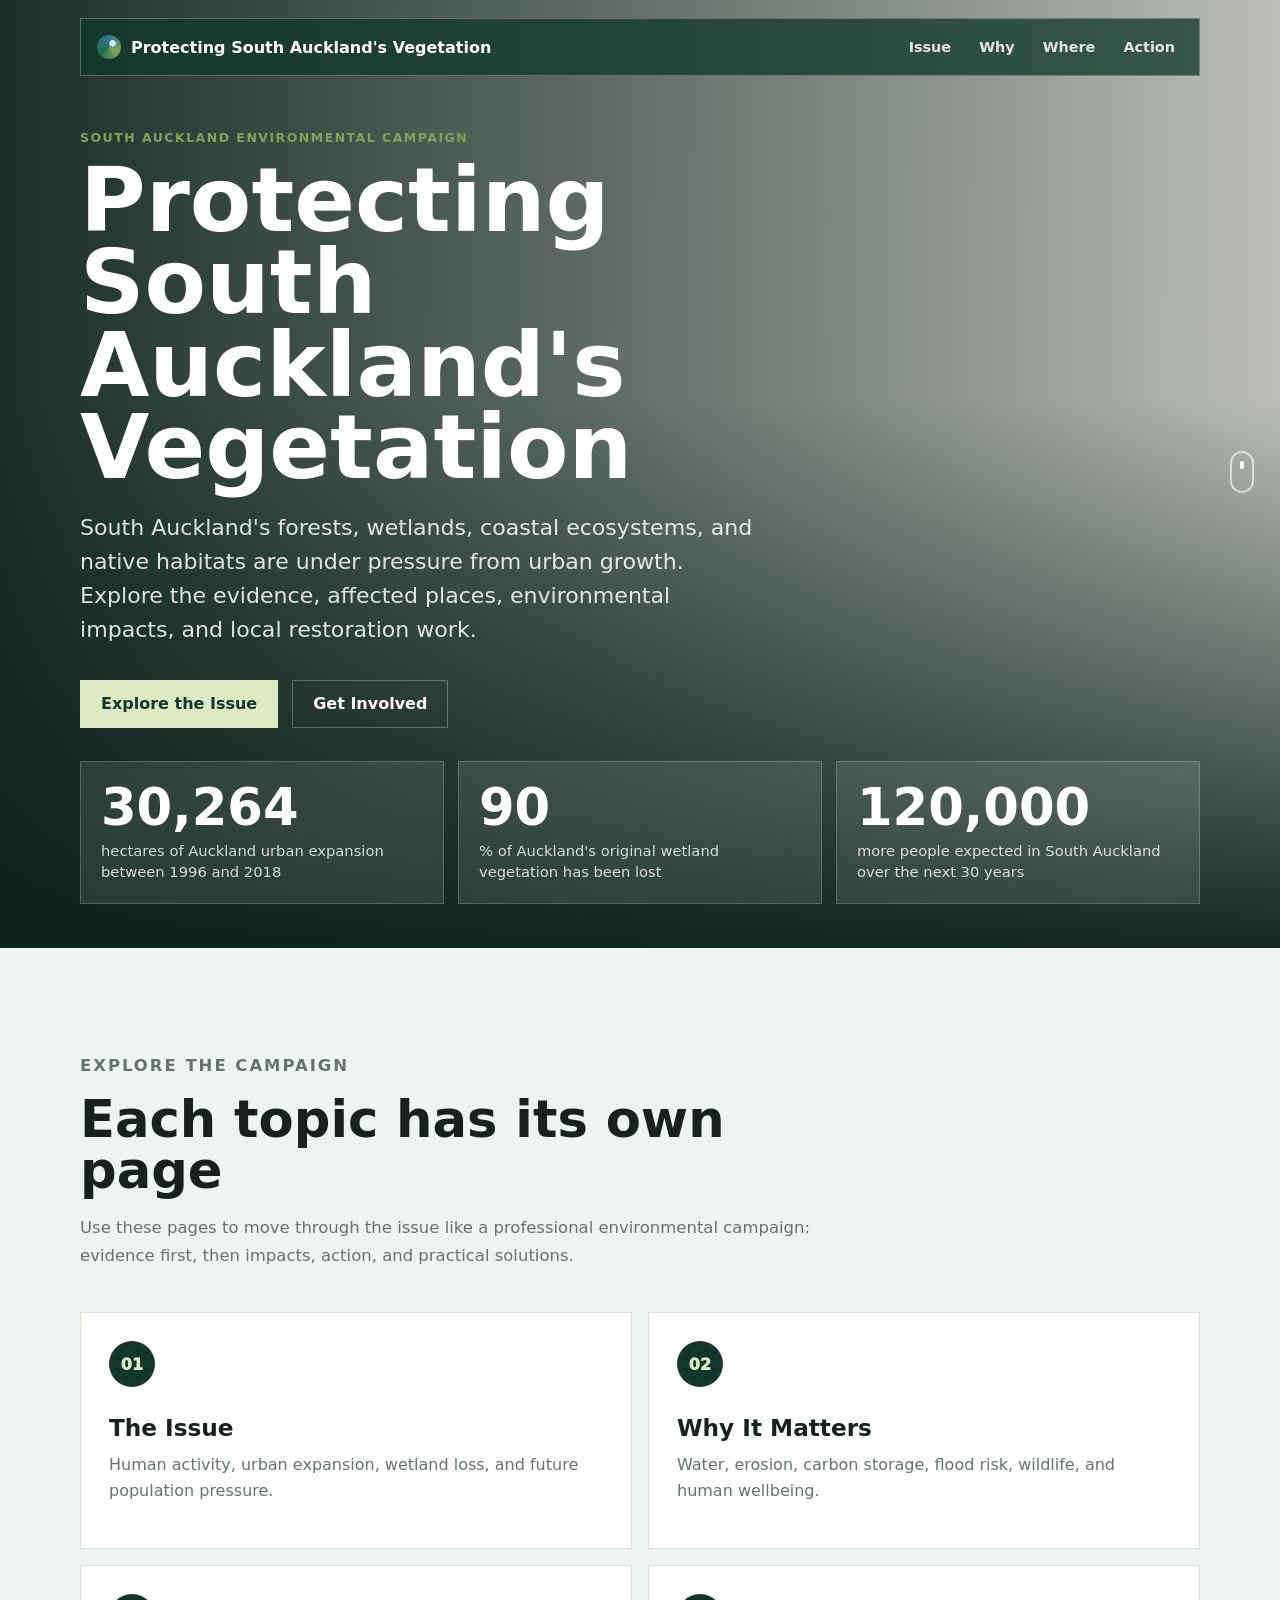
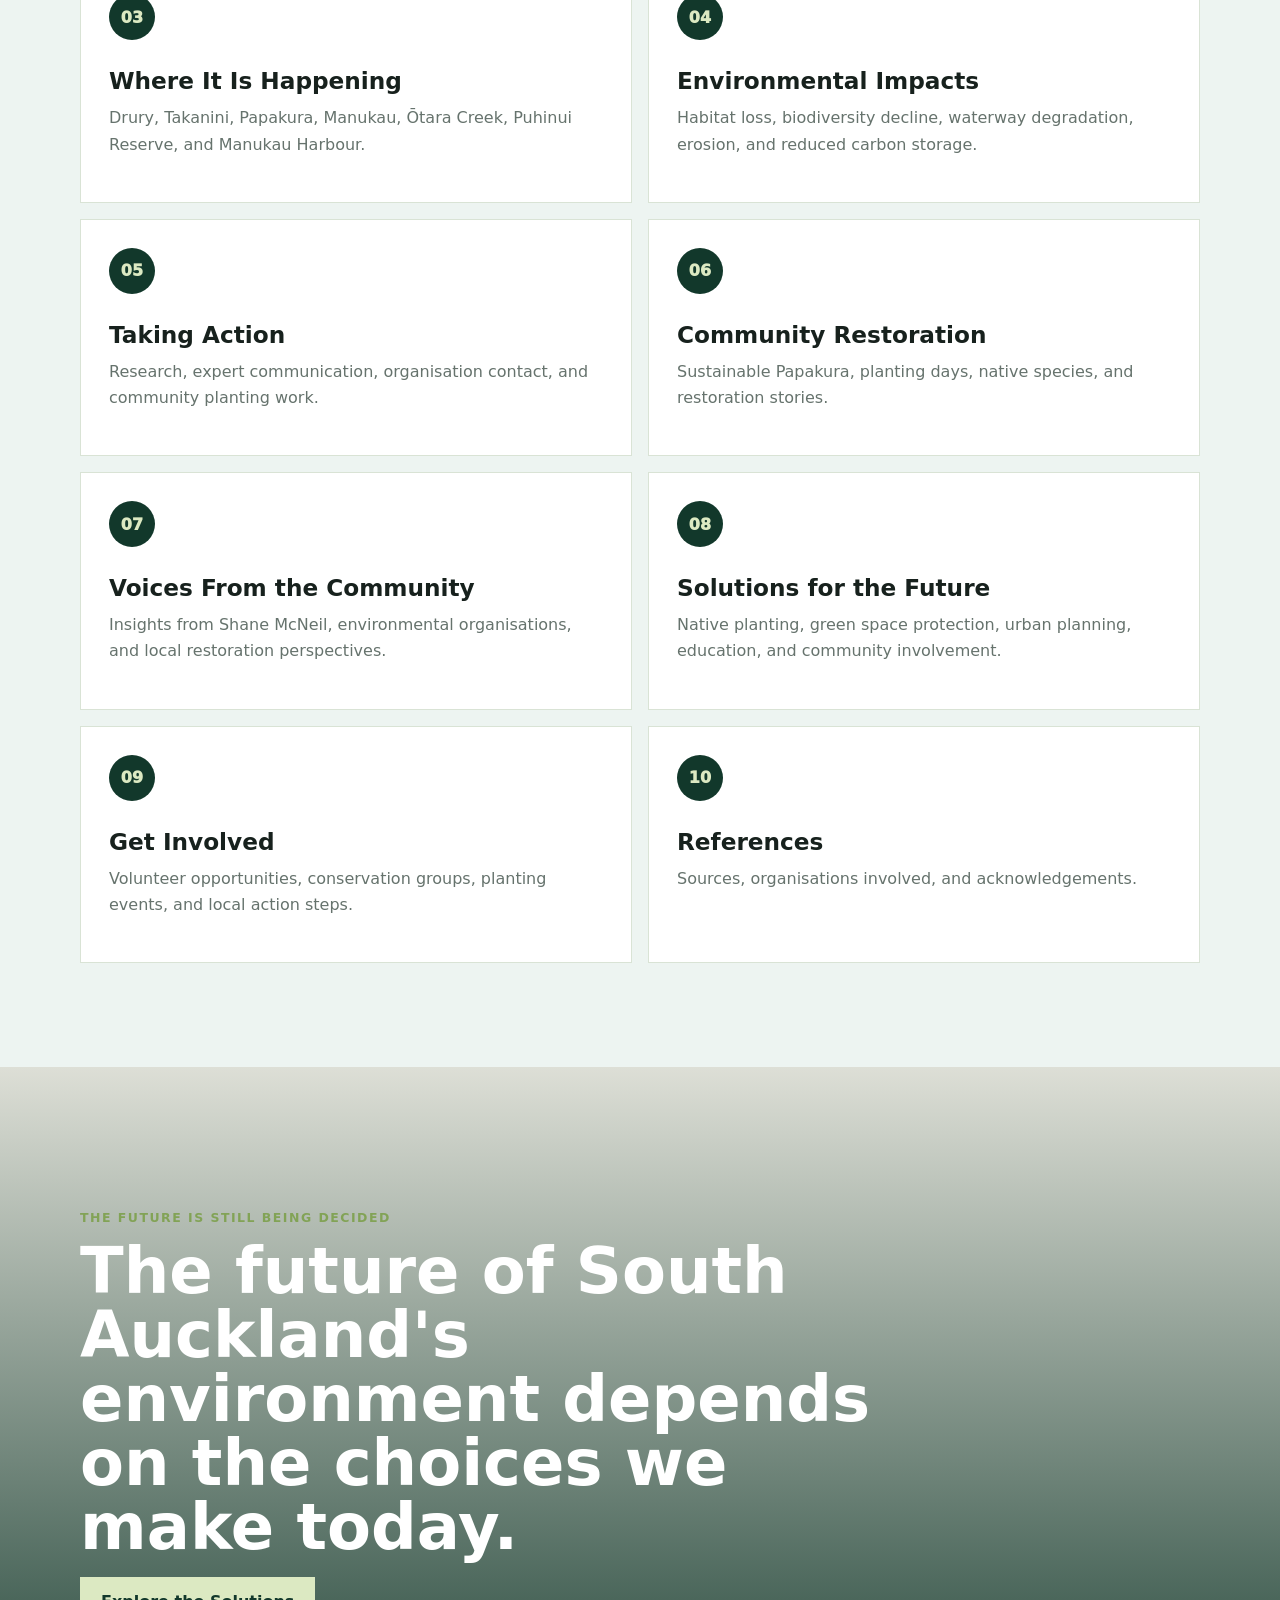
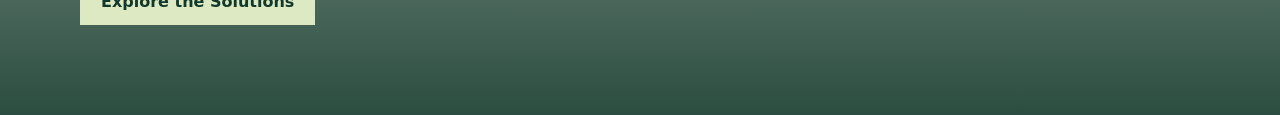
<file: index.html>
<!DOCTYPE html>
<html lang="en">
  <head>
    <meta charset="UTF-8" />
    <meta name="viewport" content="width=device-width, initial-scale=1.0" />
    <title>Protecting South Auckland's Vegetation</title>
    <link rel="stylesheet" href="styles.css" />
  </head>
  <body>
    <header class="site-header" aria-label="Main navigation">
      <a class="brand" href="index.html">
        <span class="brand-mark" aria-hidden="true"></span>
        <span>Protecting South Auckland's Vegetation</span>
      </a>
      <nav>
        <a href="issue.html">Issue</a>
        <a href="why-it-matters.html">Why</a>
        <a href="where.html">Where</a>
        <a href="taking-action.html">Action</a>
      </nav>
    </header>

    <main>
      <section class="hero">
        <div class="hero-media" role="img" aria-label="Aerial view of South Auckland coastline, housing, and green spaces"></div>
        <div class="hero-overlay"></div>
        <div class="hero-content reveal">
          <p class="kicker">South Auckland environmental campaign</p>
          <h1>Protecting South Auckland's Vegetation</h1>
          <p class="subtitle">
            South Auckland's forests, wetlands, coastal ecosystems, and native
            habitats are under pressure from urban growth. Explore the evidence,
            affected places, environmental impacts, and local restoration work.
          </p>
          <div class="hero-actions">
            <a class="button primary" href="issue.html">Explore the Issue</a>
            <a class="button secondary" href="get-involved.html">Get Involved</a>
          </div>
        </div>
        <div class="hero-stats" aria-label="Key statistics">
          <article>
            <strong data-count="30264">0</strong>
            <span>hectares of Auckland urban expansion between 1996 and 2018</span>
          </article>
          <article>
            <strong data-count="90">0</strong>
            <span>% of Auckland's original wetland vegetation has been lost</span>
          </article>
          <article>
            <strong data-count="120000">0</strong>
            <span>more people expected in South Auckland over the next 30 years</span>
          </article>
        </div>
        <a class="scroll-cue" href="#topics" aria-label="Scroll to topic menu"></a>
      </section>

      <section id="topics" class="section topic-menu">
        <div class="section-heading reveal">
          <p class="kicker">Explore the campaign</p>
          <h2>Each topic has its own page</h2>
          <p>
            Use these pages to move through the issue like a professional
            environmental campaign: evidence first, then impacts, action, and
            practical solutions.
          </p>
        </div>
        <div class="topic-grid">
          <a class="topic-card reveal" href="issue.html">
            <span>01</span>
            <h3>The Issue</h3>
            <p>Human activity, urban expansion, wetland loss, and future population pressure.</p>
          </a>
          <a class="topic-card reveal" href="why-it-matters.html">
            <span>02</span>
            <h3>Why It Matters</h3>
            <p>Water, erosion, carbon storage, flood risk, wildlife, and human wellbeing.</p>
          </a>
          <a class="topic-card reveal" href="where.html">
            <span>03</span>
            <h3>Where It Is Happening</h3>
            <p>Drury, Takanini, Papakura, Manukau, Ōtara Creek, Puhinui Reserve, and Manukau Harbour.</p>
          </a>
          <a class="topic-card reveal" href="impacts.html">
            <span>04</span>
            <h3>Environmental Impacts</h3>
            <p>Habitat loss, biodiversity decline, waterway degradation, erosion, and reduced carbon storage.</p>
          </a>
          <a class="topic-card reveal" href="taking-action.html">
            <span>05</span>
            <h3>Taking Action</h3>
            <p>Research, expert communication, organisation contact, and community planting work.</p>
          </a>
          <a class="topic-card reveal" href="community-restoration.html">
            <span>06</span>
            <h3>Community Restoration</h3>
            <p>Sustainable Papakura, planting days, native species, and restoration stories.</p>
          </a>
          <a class="topic-card reveal" href="voices.html">
            <span>07</span>
            <h3>Voices From the Community</h3>
            <p>Insights from Shane McNeil, environmental organisations, and local restoration perspectives.</p>
          </a>
          <a class="topic-card reveal" href="solutions.html">
            <span>08</span>
            <h3>Solutions for the Future</h3>
            <p>Native planting, green space protection, urban planning, education, and community involvement.</p>
          </a>
          <a class="topic-card reveal" href="get-involved.html">
            <span>09</span>
            <h3>Get Involved</h3>
            <p>Volunteer opportunities, conservation groups, planting events, and local action steps.</p>
          </a>
          <a class="topic-card reveal" href="references.html">
            <span>10</span>
            <h3>References</h3>
            <p>Sources, organisations involved, and acknowledgements.</p>
          </a>
        </div>
      </section>

      <section class="final-cta">
        <div class="final-content reveal">
          <p class="kicker">The future is still being decided</p>
          <h2>The future of South Auckland's environment depends on the choices we make today.</h2>
          <a class="button primary" href="solutions.html">Explore the Solutions</a>
        </div>
      </section>
    </main>

    <script src="script.js"></script>
  </body>
</html>
</file>
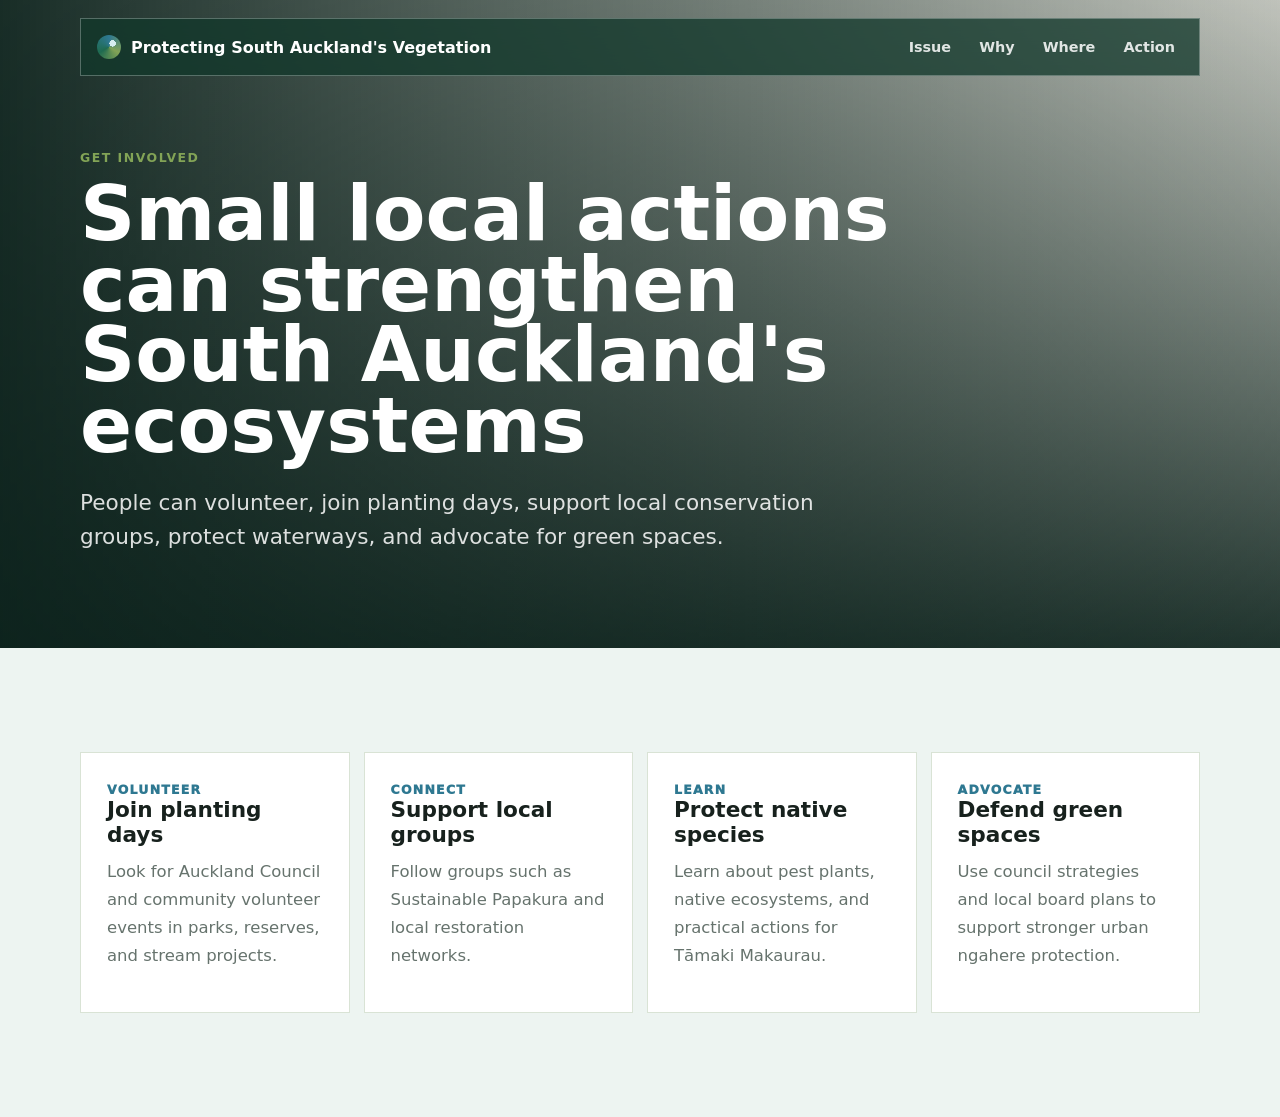
<file: get-involved.html>
<!DOCTYPE html>
<html lang="en">
  <head>
    <meta charset="UTF-8" />
    <meta name="viewport" content="width=device-width, initial-scale=1.0" />
    <title>Get Involved | Protecting South Auckland's Vegetation</title>
    <link rel="stylesheet" href="styles.css" />
  </head>
  <body>
    <header class="site-header" aria-label="Main navigation">
      <a class="brand" href="index.html">
        <span class="brand-mark" aria-hidden="true"></span>
        <span>Protecting South Auckland's Vegetation</span>
      </a>
      <nav>
        <a href="issue.html">Issue</a>
        <a href="why-it-matters.html">Why</a>
        <a href="where.html">Where</a>
        <a href="taking-action.html">Action</a>
      </nav>
    </header>

    <main>
      <section class="page-hero help-hero">
        <div class="page-hero-media"></div>
        <div class="page-hero-content reveal">
          <p class="kicker">Get involved</p>
          <h1>Small local actions can strengthen South Auckland's ecosystems</h1>
          <p>
            People can volunteer, join planting days, support local conservation
            groups, protect waterways, and advocate for green spaces.
          </p>
        </div>
      </section>

      <section class="section help-section">
        <div class="help-grid">
          <a class="help-card reveal" href="https://www.aucklandcouncil.govt.nz/parks-recreation/volunteering/Pages/default.aspx" target="_blank" rel="noreferrer">
            <span>Volunteer</span>
            <h3>Join planting days</h3>
            <p>Look for Auckland Council and community volunteer events in parks, reserves, and stream projects.</p>
          </a>
          <a class="help-card reveal" href="https://sustainablepapakura.org/" target="_blank" rel="noreferrer">
            <span>Connect</span>
            <h3>Support local groups</h3>
            <p>Follow groups such as Sustainable Papakura and local restoration networks.</p>
          </a>
          <a class="help-card reveal" href="https://www.tiakitamakimakaurau.nz/" target="_blank" rel="noreferrer">
            <span>Learn</span>
            <h3>Protect native species</h3>
            <p>Learn about pest plants, native ecosystems, and practical actions for Tāmaki Makaurau.</p>
          </a>
          <a class="help-card reveal" href="https://new.aucklandcouncil.govt.nz/en/plans-policies-bylaws-reports-projects/our-plans-strategies/topic-based-plans-strategies/environmental-plans-strategies/urban-ngahere-forest-strategy.html" target="_blank" rel="noreferrer">
            <span>Advocate</span>
            <h3>Defend green spaces</h3>
            <p>Use council strategies and local board plans to support stronger urban ngahere protection.</p>
          </a>
        </div>
      </section>
    </main>

    <script src="script.js"></script>
  </body>
</html>
</file>
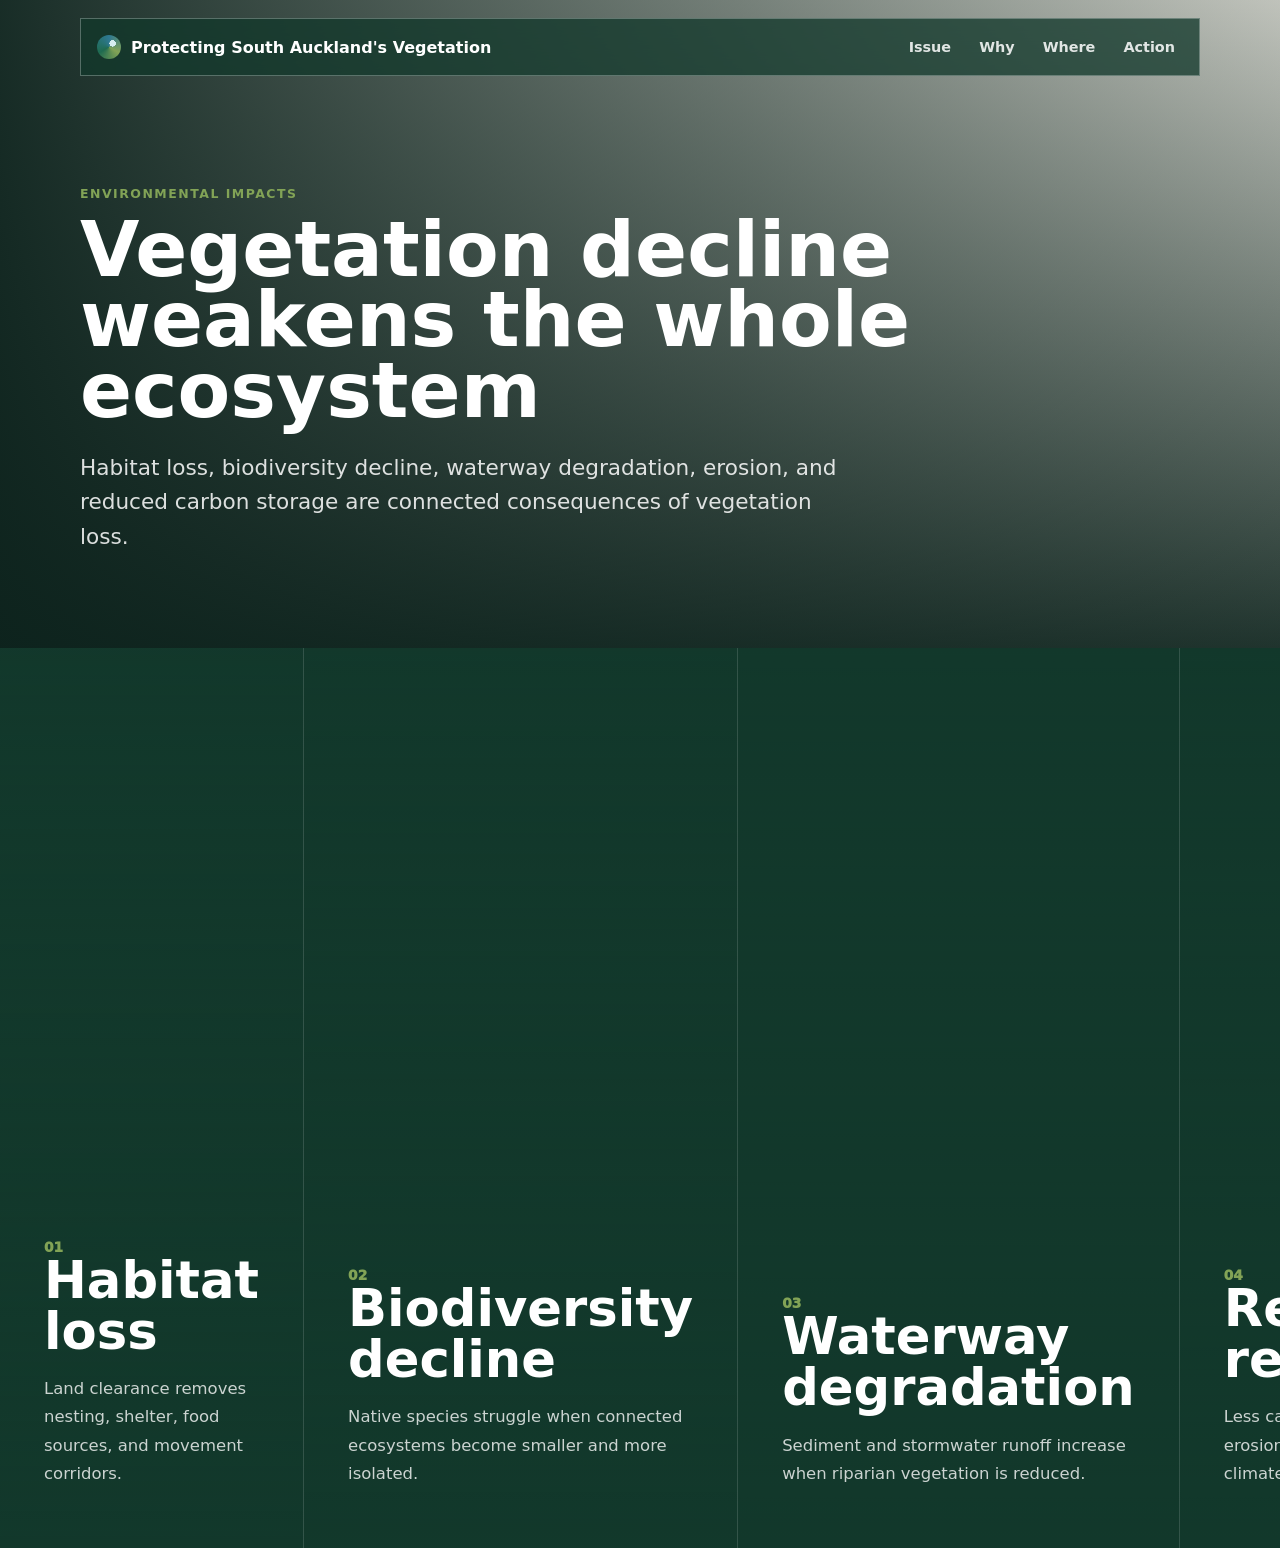
<file: impacts.html>
<!DOCTYPE html>
<html lang="en">
  <head>
    <meta charset="UTF-8" />
    <meta name="viewport" content="width=device-width, initial-scale=1.0" />
    <title>Environmental Impacts | Protecting South Auckland's Vegetation</title>
    <link rel="stylesheet" href="styles.css" />
  </head>
  <body>
    <header class="site-header" aria-label="Main navigation">
      <a class="brand" href="index.html">
        <span class="brand-mark" aria-hidden="true"></span>
        <span>Protecting South Auckland's Vegetation</span>
      </a>
      <nav>
        <a href="issue.html">Issue</a>
        <a href="why-it-matters.html">Why</a>
        <a href="where.html">Where</a>
        <a href="taking-action.html">Action</a>
      </nav>
    </header>

    <main>
      <section class="page-hero impacts-hero">
        <div class="page-hero-media"></div>
        <div class="page-hero-content reveal">
          <p class="kicker">Environmental impacts</p>
          <h1>Vegetation decline weakens the whole ecosystem</h1>
          <p>
            Habitat loss, biodiversity decline, waterway degradation, erosion, and
            reduced carbon storage are connected consequences of vegetation loss.
          </p>
        </div>
      </section>

      <section class="story-band compact-story">
        <div class="story-step reveal">
          <span>01</span>
          <h2>Habitat loss</h2>
          <p>Land clearance removes nesting, shelter, food sources, and movement corridors.</p>
        </div>
        <div class="story-step reveal">
          <span>02</span>
          <h2>Biodiversity decline</h2>
          <p>Native species struggle when connected ecosystems become smaller and more isolated.</p>
        </div>
        <div class="story-step reveal">
          <span>03</span>
          <h2>Waterway degradation</h2>
          <p>Sediment and stormwater runoff increase when riparian vegetation is reduced.</p>
        </div>
        <div class="story-step reveal">
          <span>04</span>
          <h2>Reduced resilience</h2>
          <p>Less carbon storage, more erosion, and less shade increase climate vulnerability.</p>
        </div>
      </section>
    </main>

    <script src="script.js"></script>
  </body>
</html>
</file>
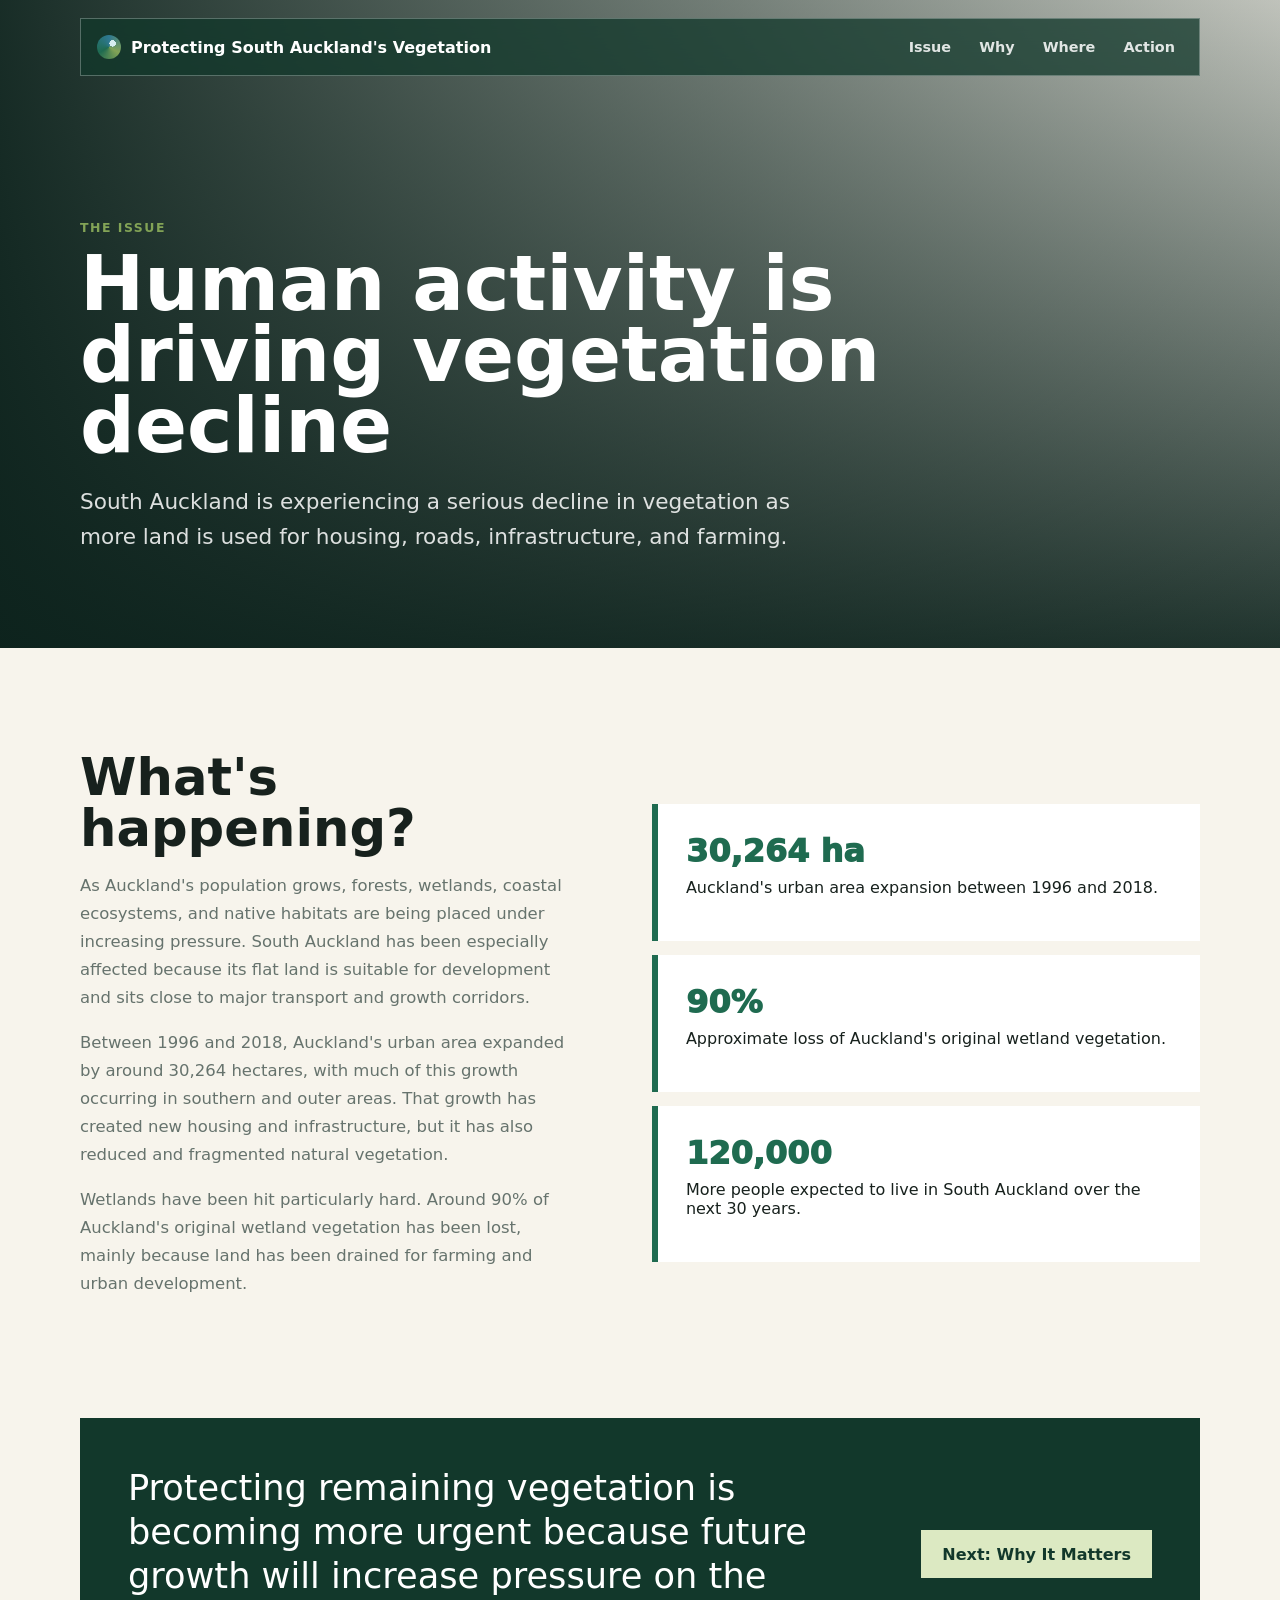
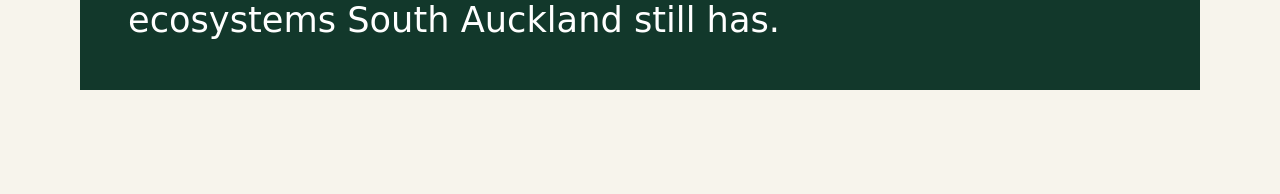
<file: issue.html>
<!DOCTYPE html>
<html lang="en">
  <head>
    <meta charset="UTF-8" />
    <meta name="viewport" content="width=device-width, initial-scale=1.0" />
    <title>The Issue | Protecting South Auckland's Vegetation</title>
    <link rel="stylesheet" href="styles.css" />
  </head>
  <body>
    <header class="site-header" aria-label="Main navigation">
      <a class="brand" href="index.html">
        <span class="brand-mark" aria-hidden="true"></span>
        <span>Protecting South Auckland's Vegetation</span>
      </a>
      <nav>
        <a href="issue.html">Issue</a>
        <a href="why-it-matters.html">Why</a>
        <a href="where.html">Where</a>
        <a href="taking-action.html">Action</a>
      </nav>
    </header>

    <main>
      <section class="page-hero">
        <div class="page-hero-media"></div>
        <div class="page-hero-content reveal">
          <p class="kicker">The issue</p>
          <h1>Human activity is driving vegetation decline</h1>
          <p>
            South Auckland is experiencing a serious decline in vegetation as more
            land is used for housing, roads, infrastructure, and farming.
          </p>
        </div>
      </section>

      <section class="section split">
        <div class="section-copy reveal">
          <h2>What's happening?</h2>
          <p>
            As Auckland's population grows, forests, wetlands, coastal ecosystems,
            and native habitats are being placed under increasing pressure.
            South Auckland has been especially affected because its flat land is
            suitable for development and sits close to major transport and growth
            corridors.
          </p>
          <p>
            Between 1996 and 2018, Auckland's urban area expanded by around
            30,264 hectares, with much of this growth occurring in southern and
            outer areas. That growth has created new housing and infrastructure,
            but it has also reduced and fragmented natural vegetation.
          </p>
          <p>
            Wetlands have been hit particularly hard. Around 90% of Auckland's
            original wetland vegetation has been lost, mainly because land has
            been drained for farming and urban development.
          </p>
        </div>
        <div class="evidence-panel reveal">
          <article>
            <span class="fact-number">30,264 ha</span>
            <p>Auckland's urban area expansion between 1996 and 2018.</p>
          </article>
          <article>
            <span class="fact-number">90%</span>
            <p>Approximate loss of Auckland's original wetland vegetation.</p>
          </article>
          <article>
            <span class="fact-number">120,000</span>
            <p>More people expected to live in South Auckland over the next 30 years.</p>
          </article>
        </div>
      </section>

      <section class="section callout-section">
        <div class="callout reveal">
          <p>
            Protecting remaining vegetation is becoming more urgent because future
            growth will increase pressure on the ecosystems South Auckland still has.
          </p>
          <a class="button primary" href="why-it-matters.html">Next: Why It Matters</a>
        </div>
      </section>
    </main>

    <script src="script.js"></script>
  </body>
</html>
</file>
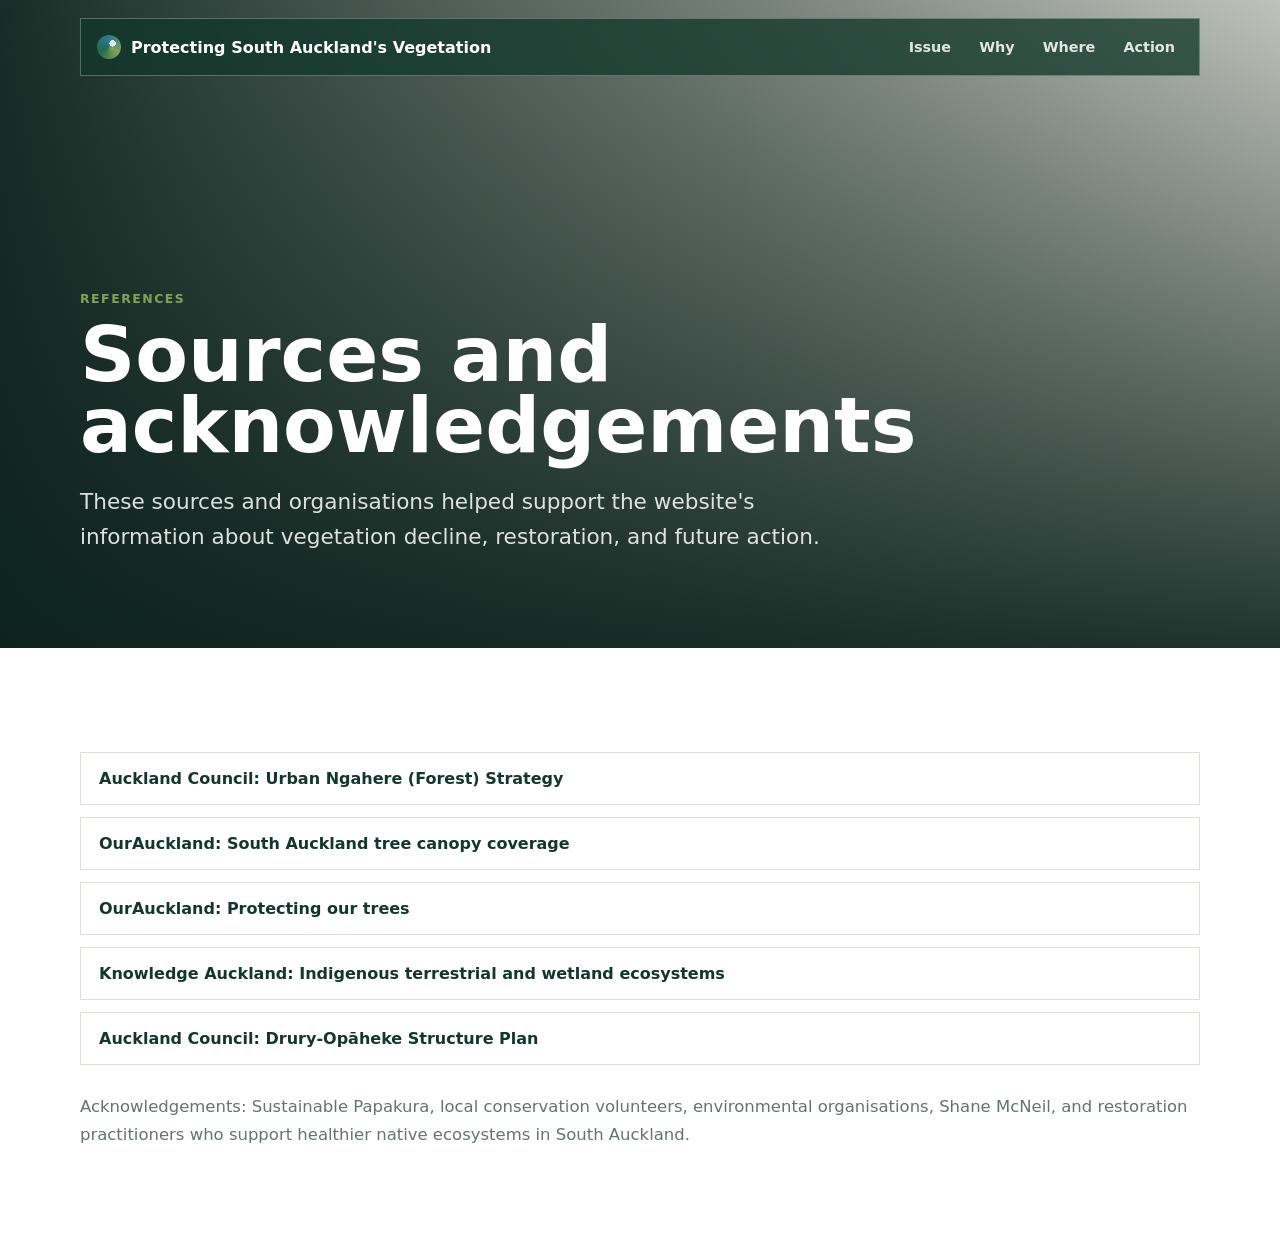
<file: references.html>
<!DOCTYPE html>
<html lang="en">
  <head>
    <meta charset="UTF-8" />
    <meta name="viewport" content="width=device-width, initial-scale=1.0" />
    <title>References | Protecting South Auckland's Vegetation</title>
    <link rel="stylesheet" href="styles.css" />
  </head>
  <body>
    <header class="site-header" aria-label="Main navigation">
      <a class="brand" href="index.html">
        <span class="brand-mark" aria-hidden="true"></span>
        <span>Protecting South Auckland's Vegetation</span>
      </a>
      <nav>
        <a href="issue.html">Issue</a>
        <a href="why-it-matters.html">Why</a>
        <a href="where.html">Where</a>
        <a href="taking-action.html">Action</a>
      </nav>
    </header>

    <main>
      <section class="page-hero references-hero">
        <div class="page-hero-media"></div>
        <div class="page-hero-content reveal">
          <p class="kicker">References</p>
          <h1>Sources and acknowledgements</h1>
          <p>
            These sources and organisations helped support the website's
            information about vegetation decline, restoration, and future action.
          </p>
        </div>
      </section>

      <section class="section references">
        <div class="reference-list reveal">
          <a href="https://new.aucklandcouncil.govt.nz/en/plans-policies-bylaws-reports-projects/our-plans-strategies/topic-based-plans-strategies/environmental-plans-strategies/urban-ngahere-forest-strategy.html" target="_blank" rel="noreferrer">Auckland Council: Urban Ngahere (Forest) Strategy</a>
          <a href="https://ourauckland.aucklandcouncil.govt.nz/news/2018/4/don-t-let-south-auckland-be-leaf-t-behind/" target="_blank" rel="noreferrer">OurAuckland: South Auckland tree canopy coverage</a>
          <a href="https://ourauckland.aucklandcouncil.govt.nz/news/2023/09/protecting-our-trees/" target="_blank" rel="noreferrer">OurAuckland: Protecting our trees</a>
          <a href="https://knowledgeauckland.org.nz/publications/indigenous-terrestrial-and-wetland-ecosystems-of-auckland/" target="_blank" rel="noreferrer">Knowledge Auckland: Indigenous terrestrial and wetland ecosystems</a>
          <a href="https://new.aucklandcouncil.govt.nz/en/plans-policies-bylaws-reports-projects/our-plans-strategies/place-based-plans/structure-plans/drury-opaheke-structure-plan.html" target="_blank" rel="noreferrer">Auckland Council: Drury-Opāheke Structure Plan</a>
        </div>
        <p class="acknowledgement reveal">
          Acknowledgements: Sustainable Papakura, local conservation volunteers,
          environmental organisations, Shane McNeil, and restoration practitioners
          who support healthier native ecosystems in South Auckland.
        </p>
      </section>
    </main>

    <script src="script.js"></script>
  </body>
</html>
</file>
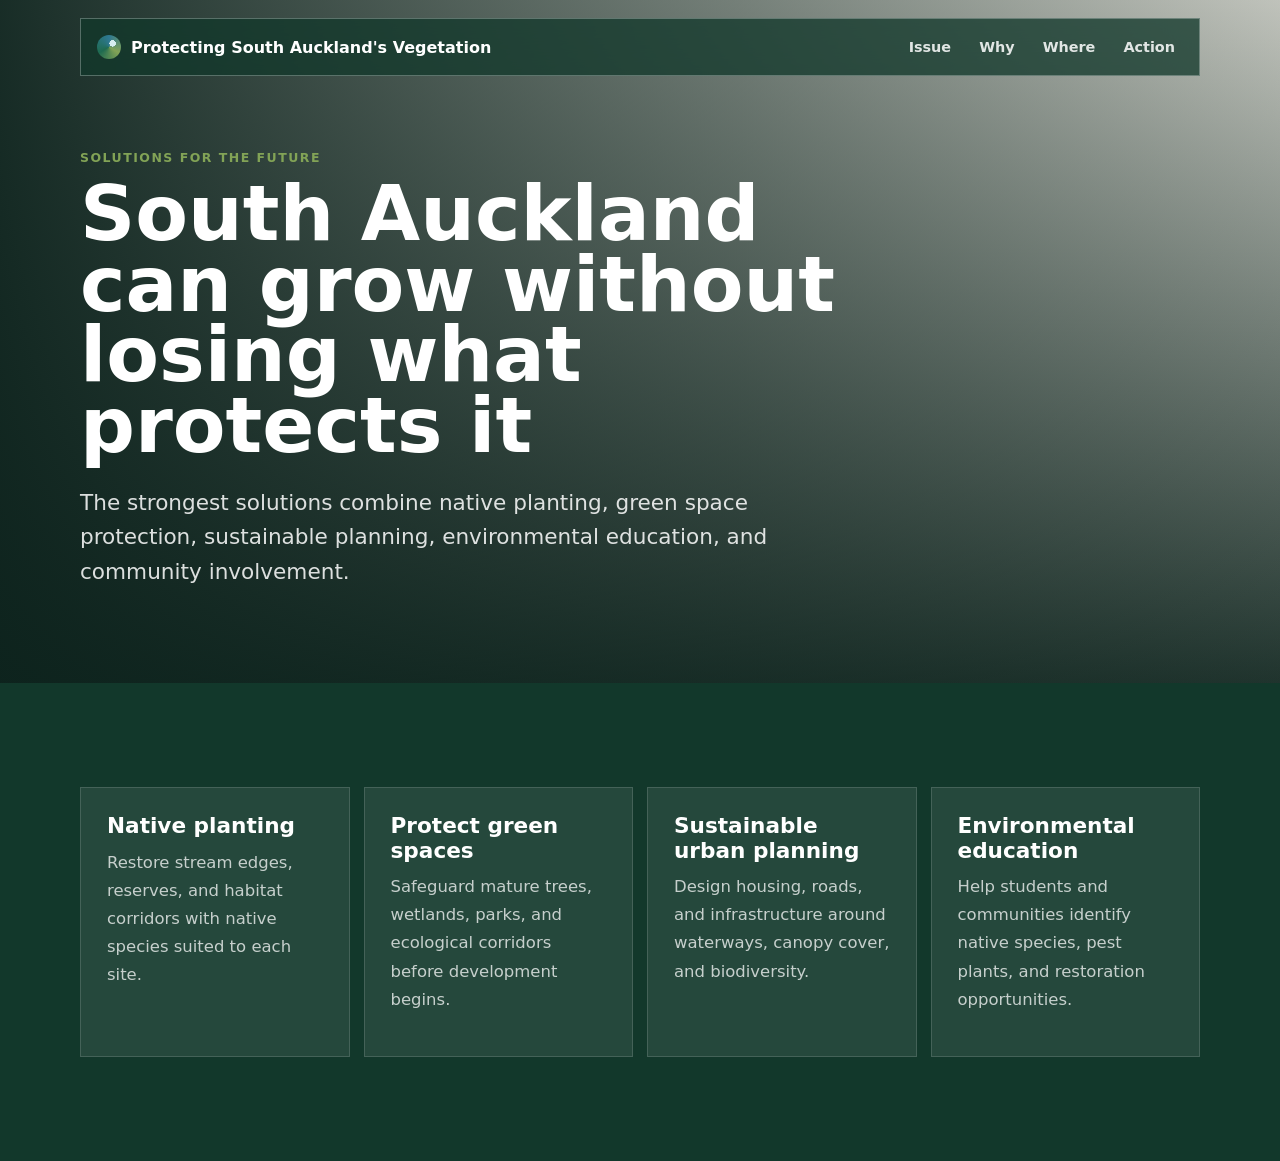
<file: solutions.html>
<!DOCTYPE html>
<html lang="en">
  <head>
    <meta charset="UTF-8" />
    <meta name="viewport" content="width=device-width, initial-scale=1.0" />
    <title>Solutions | Protecting South Auckland's Vegetation</title>
    <link rel="stylesheet" href="styles.css" />
  </head>
  <body>
    <header class="site-header" aria-label="Main navigation">
      <a class="brand" href="index.html">
        <span class="brand-mark" aria-hidden="true"></span>
        <span>Protecting South Auckland's Vegetation</span>
      </a>
      <nav>
        <a href="issue.html">Issue</a>
        <a href="why-it-matters.html">Why</a>
        <a href="where.html">Where</a>
        <a href="taking-action.html">Action</a>
      </nav>
    </header>

    <main>
      <section class="page-hero solutions-hero">
        <div class="page-hero-media"></div>
        <div class="page-hero-content reveal">
          <p class="kicker">Solutions for the future</p>
          <h1>South Auckland can grow without losing what protects it</h1>
          <p>
            The strongest solutions combine native planting, green space protection,
            sustainable planning, environmental education, and community involvement.
          </p>
        </div>
      </section>

      <section class="section solutions">
        <div class="solution-grid">
          <article class="solution-card reveal">
            <h3>Native planting</h3>
            <p>Restore stream edges, reserves, and habitat corridors with native species suited to each site.</p>
          </article>
          <article class="solution-card reveal">
            <h3>Protect green spaces</h3>
            <p>Safeguard mature trees, wetlands, parks, and ecological corridors before development begins.</p>
          </article>
          <article class="solution-card reveal">
            <h3>Sustainable urban planning</h3>
            <p>Design housing, roads, and infrastructure around waterways, canopy cover, and biodiversity.</p>
          </article>
          <article class="solution-card reveal">
            <h3>Environmental education</h3>
            <p>Help students and communities identify native species, pest plants, and restoration opportunities.</p>
          </article>
        </div>
      </section>
    </main>

    <script src="script.js"></script>
  </body>
</html>
</file>
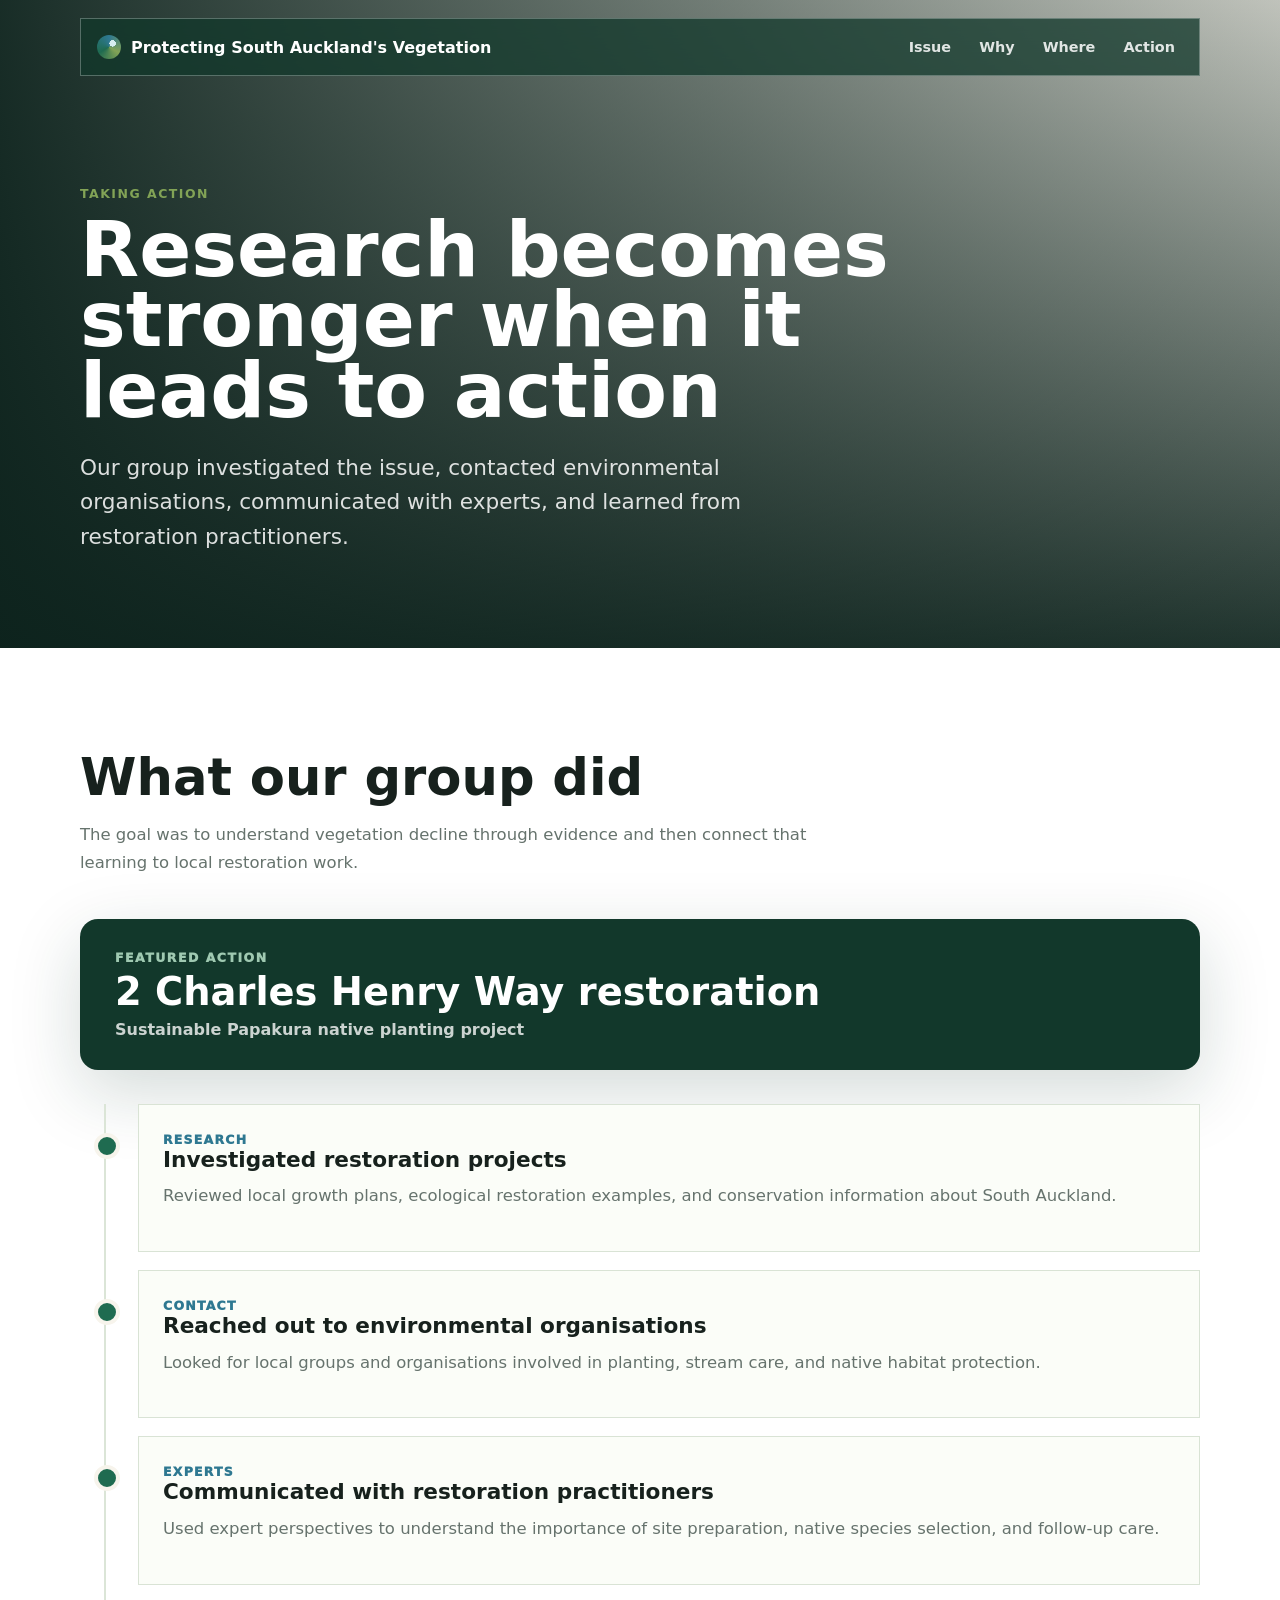
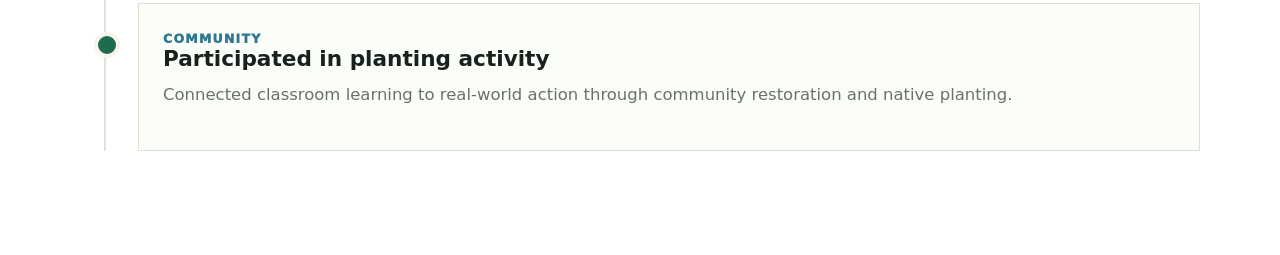
<file: taking-action.html>
<!DOCTYPE html>
<html lang="en">
  <head>
    <meta charset="UTF-8" />
    <meta name="viewport" content="width=device-width, initial-scale=1.0" />
    <title>Taking Action | Protecting South Auckland's Vegetation</title>
    <link rel="stylesheet" href="styles.css" />
  </head>
  <body>
    <header class="site-header" aria-label="Main navigation">
      <a class="brand" href="index.html">
        <span class="brand-mark" aria-hidden="true"></span>
        <span>Protecting South Auckland's Vegetation</span>
      </a>
      <nav>
        <a href="issue.html">Issue</a>
        <a href="why-it-matters.html">Why</a>
        <a href="where.html">Where</a>
        <a href="taking-action.html">Action</a>
      </nav>
    </header>

    <main>
      <section class="page-hero action-hero">
        <div class="page-hero-media"></div>
        <div class="page-hero-content reveal">
          <p class="kicker">Taking action</p>
          <h1>Research becomes stronger when it leads to action</h1>
          <p>
            Our group investigated the issue, contacted environmental organisations,
            communicated with experts, and learned from restoration practitioners.
          </p>
        </div>
      </section>

      <section class="section action-section">
        <div class="section-heading reveal">
          <h2>What our group did</h2>
          <p>
            The goal was to understand vegetation decline through evidence and then
            connect that learning to local restoration work.
          </p>
        </div>
        <a class="restoration-button reveal" href="community-restoration.html">
          <span class="restoration-button-label">Featured action</span>
          <strong>2 Charles Henry Way restoration</strong>
          <span class="restoration-button-meta">Sustainable Papakura native planting project</span>
        </a>
        <div class="timeline">
          <article class="timeline-item reveal">
            <span>Research</span>
            <h3>Investigated restoration projects</h3>
            <p>Reviewed local growth plans, ecological restoration examples, and conservation information about South Auckland.</p>
          </article>
          <article class="timeline-item reveal">
            <span>Contact</span>
            <h3>Reached out to environmental organisations</h3>
            <p>Looked for local groups and organisations involved in planting, stream care, and native habitat protection.</p>
          </article>
          <article class="timeline-item reveal">
            <span>Experts</span>
            <h3>Communicated with restoration practitioners</h3>
            <p>Used expert perspectives to understand the importance of site preparation, native species selection, and follow-up care.</p>
          </article>
          <article class="timeline-item reveal">
            <span>Community</span>
            <h3>Participated in planting activity</h3>
            <p>Connected classroom learning to real-world action through community restoration and native planting.</p>
          </article>
        </div>
      </section>
    </main>

    <script src="script.js"></script>
  </body>
</html>
</file>
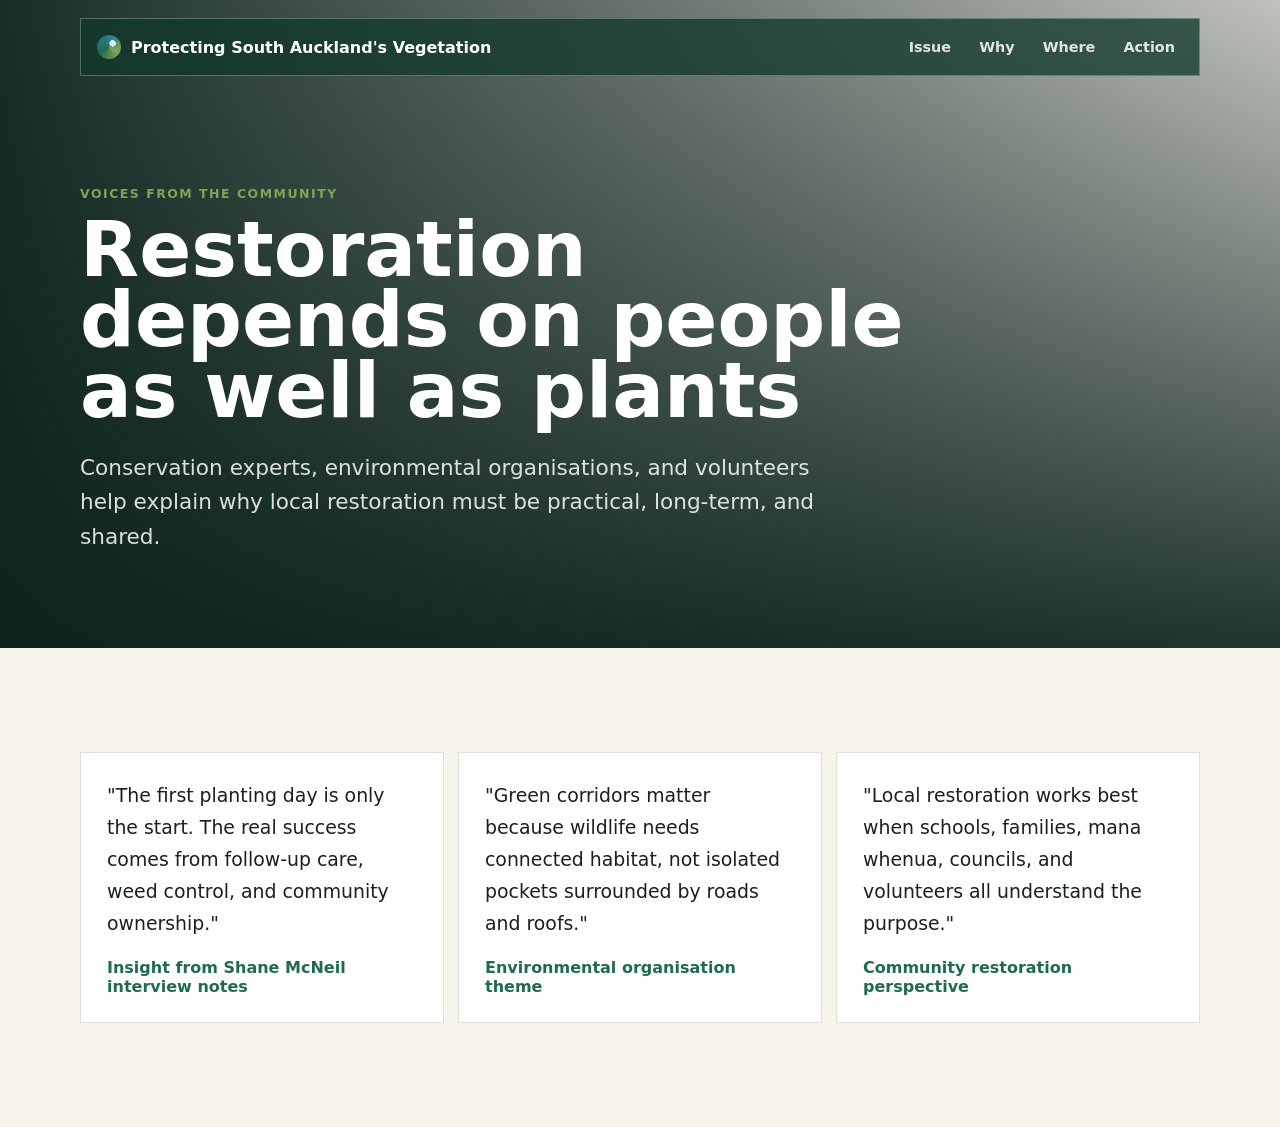
<file: voices.html>
<!DOCTYPE html>
<html lang="en">
  <head>
    <meta charset="UTF-8" />
    <meta name="viewport" content="width=device-width, initial-scale=1.0" />
    <title>Voices From the Community | Protecting South Auckland's Vegetation</title>
    <link rel="stylesheet" href="styles.css" />
  </head>
  <body>
    <header class="site-header" aria-label="Main navigation">
      <a class="brand" href="index.html">
        <span class="brand-mark" aria-hidden="true"></span>
        <span>Protecting South Auckland's Vegetation</span>
      </a>
      <nav>
        <a href="issue.html">Issue</a>
        <a href="why-it-matters.html">Why</a>
        <a href="where.html">Where</a>
        <a href="taking-action.html">Action</a>
      </nav>
    </header>

    <main>
      <section class="page-hero voices-hero">
        <div class="page-hero-media"></div>
        <div class="page-hero-content reveal">
          <p class="kicker">Voices from the community</p>
          <h1>Restoration depends on people as well as plants</h1>
          <p>
            Conservation experts, environmental organisations, and volunteers help
            explain why local restoration must be practical, long-term, and shared.
          </p>
        </div>
      </section>

      <section class="section voices">
        <div class="voice-grid">
          <article class="voice-card reveal">
            <p>"The first planting day is only the start. The real success comes from follow-up care, weed control, and community ownership."</p>
            <span>Insight from Shane McNeil interview notes</span>
          </article>
          <article class="voice-card reveal">
            <p>"Green corridors matter because wildlife needs connected habitat, not isolated pockets surrounded by roads and roofs."</p>
            <span>Environmental organisation theme</span>
          </article>
          <article class="voice-card reveal">
            <p>"Local restoration works best when schools, families, mana whenua, councils, and volunteers all understand the purpose."</p>
            <span>Community restoration perspective</span>
          </article>
        </div>
      </section>
    </main>

    <script src="script.js"></script>
  </body>
</html>
</file>
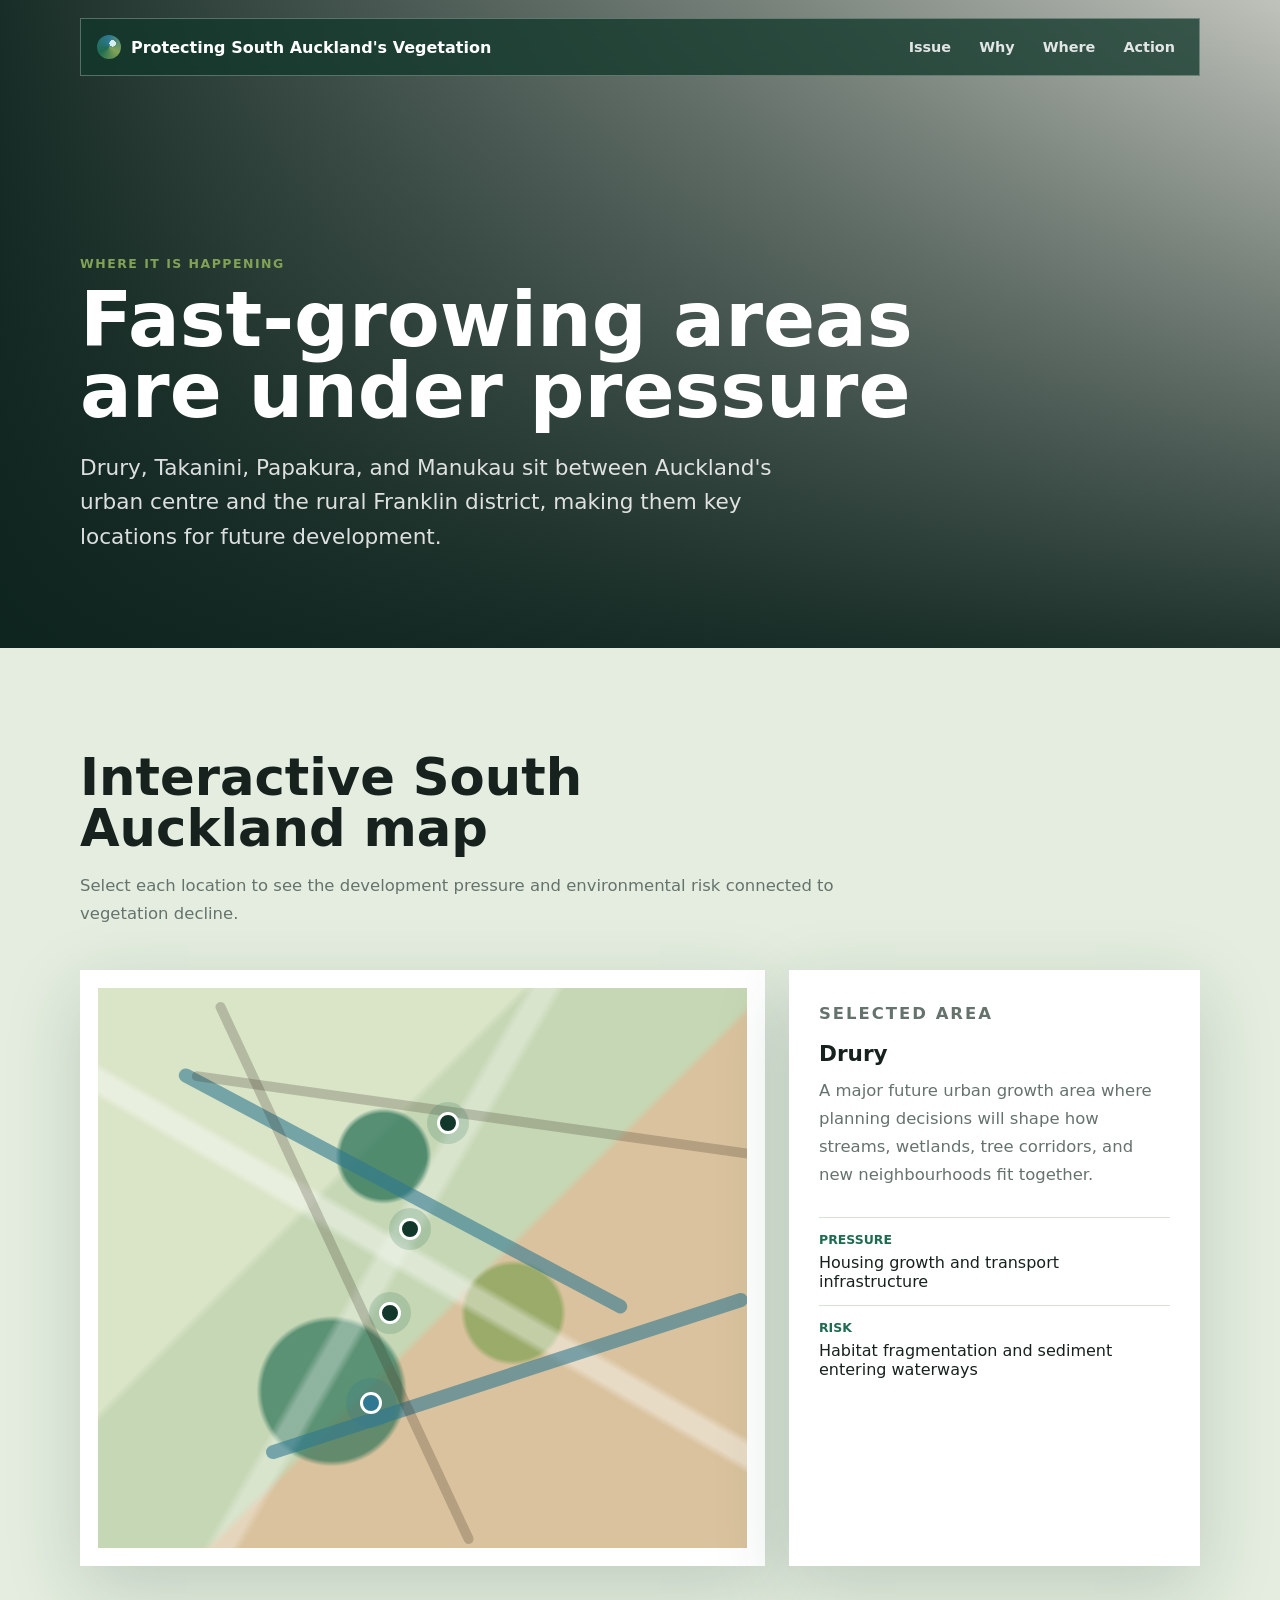
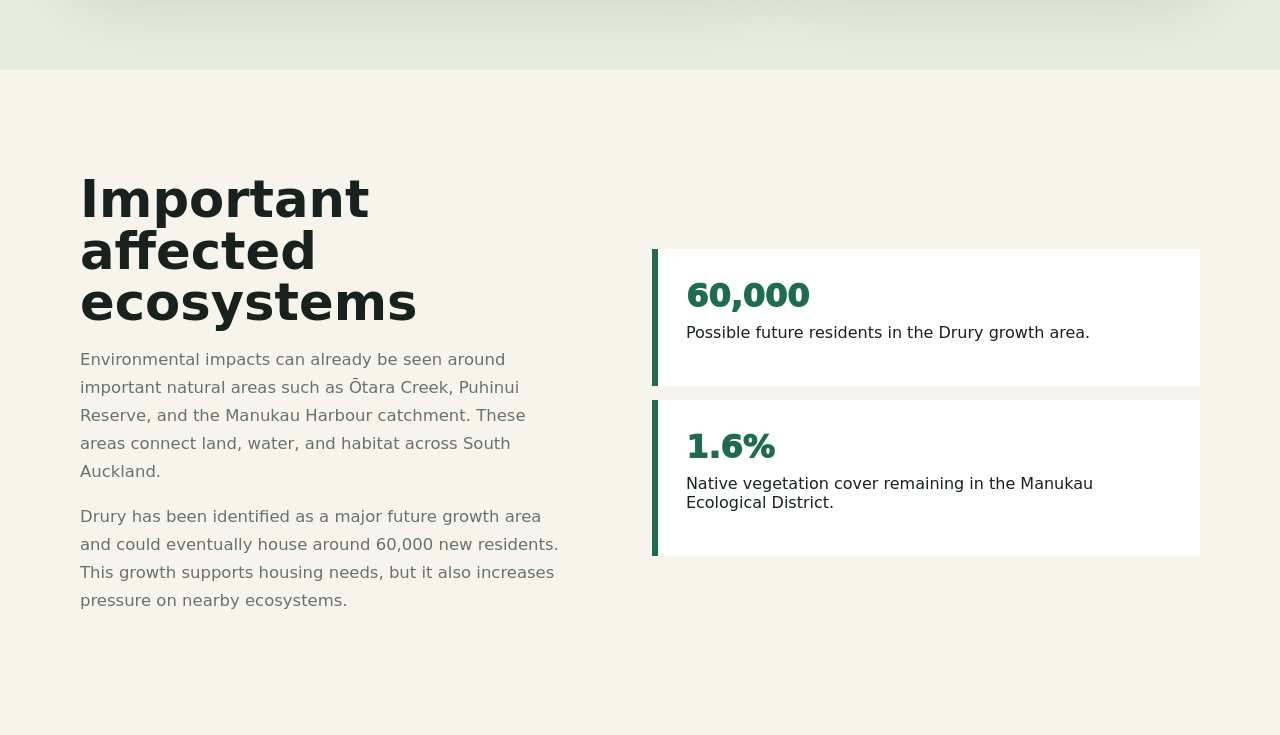
<file: where.html>
<!DOCTYPE html>
<html lang="en">
  <head>
    <meta charset="UTF-8" />
    <meta name="viewport" content="width=device-width, initial-scale=1.0" />
    <title>Where It Is Happening | Protecting South Auckland's Vegetation</title>
    <link rel="stylesheet" href="styles.css" />
  </head>
  <body>
    <header class="site-header" aria-label="Main navigation">
      <a class="brand" href="index.html">
        <span class="brand-mark" aria-hidden="true"></span>
        <span>Protecting South Auckland's Vegetation</span>
      </a>
      <nav>
        <a href="issue.html">Issue</a>
        <a href="why-it-matters.html">Why</a>
        <a href="where.html">Where</a>
        <a href="taking-action.html">Action</a>
      </nav>
    </header>

    <main>
      <section class="page-hero where-hero">
        <div class="page-hero-media"></div>
        <div class="page-hero-content reveal">
          <p class="kicker">Where it is happening</p>
          <h1>Fast-growing areas are under pressure</h1>
          <p>
            Drury, Takanini, Papakura, and Manukau sit between Auckland's urban
            centre and the rural Franklin district, making them key locations for
            future development.
          </p>
        </div>
      </section>

      <section class="section map-section">
        <div class="section-heading reveal">
          <h2>Interactive South Auckland map</h2>
          <p>
            Select each location to see the development pressure and environmental
            risk connected to vegetation decline.
          </p>
        </div>
        <div class="map-layout">
          <div class="map-card reveal" aria-label="Interactive South Auckland map">
            <div class="map-surface">
              <button class="map-pin active" style="--x: 42%; --y: 74%" data-place="drury" aria-label="Drury"></button>
              <button class="map-pin" style="--x: 45%; --y: 58%" data-place="papakura" aria-label="Papakura"></button>
              <button class="map-pin" style="--x: 48%; --y: 43%" data-place="takanini" aria-label="Takanini"></button>
              <button class="map-pin" style="--x: 54%; --y: 24%" data-place="manukau" aria-label="Manukau"></button>
              <div class="waterway waterway-one"></div>
              <div class="waterway waterway-two"></div>
              <div class="road road-one"></div>
              <div class="road road-two"></div>
            </div>
          </div>
          <article class="place-panel reveal" id="place-panel" aria-live="polite">
            <p class="kicker">Selected area</p>
            <h3>Drury</h3>
            <p>
              A major future urban growth area where planning decisions will shape
              how streams, wetlands, tree corridors, and new neighbourhoods fit
              together.
            </p>
            <dl>
              <div>
                <dt>Pressure</dt>
                <dd>Housing growth and transport infrastructure</dd>
              </div>
              <div>
                <dt>Risk</dt>
                <dd>Habitat fragmentation and sediment entering waterways</dd>
              </div>
            </dl>
          </article>
        </div>
      </section>

      <section class="section split">
        <div class="section-copy reveal">
          <h2>Important affected ecosystems</h2>
          <p>
            Environmental impacts can already be seen around important natural
            areas such as Ōtara Creek, Puhinui Reserve, and the Manukau Harbour
            catchment. These areas connect land, water, and habitat across South
            Auckland.
          </p>
          <p>
            Drury has been identified as a major future growth area and could
            eventually house around 60,000 new residents. This growth supports
            housing needs, but it also increases pressure on nearby ecosystems.
          </p>
        </div>
        <div class="evidence-panel reveal">
          <article>
            <span class="fact-number">60,000</span>
            <p>Possible future residents in the Drury growth area.</p>
          </article>
          <article>
            <span class="fact-number">1.6%</span>
            <p>Native vegetation cover remaining in the Manukau Ecological District.</p>
          </article>
        </div>
      </section>
    </main>

    <script src="script.js"></script>
  </body>
</html>
</file>
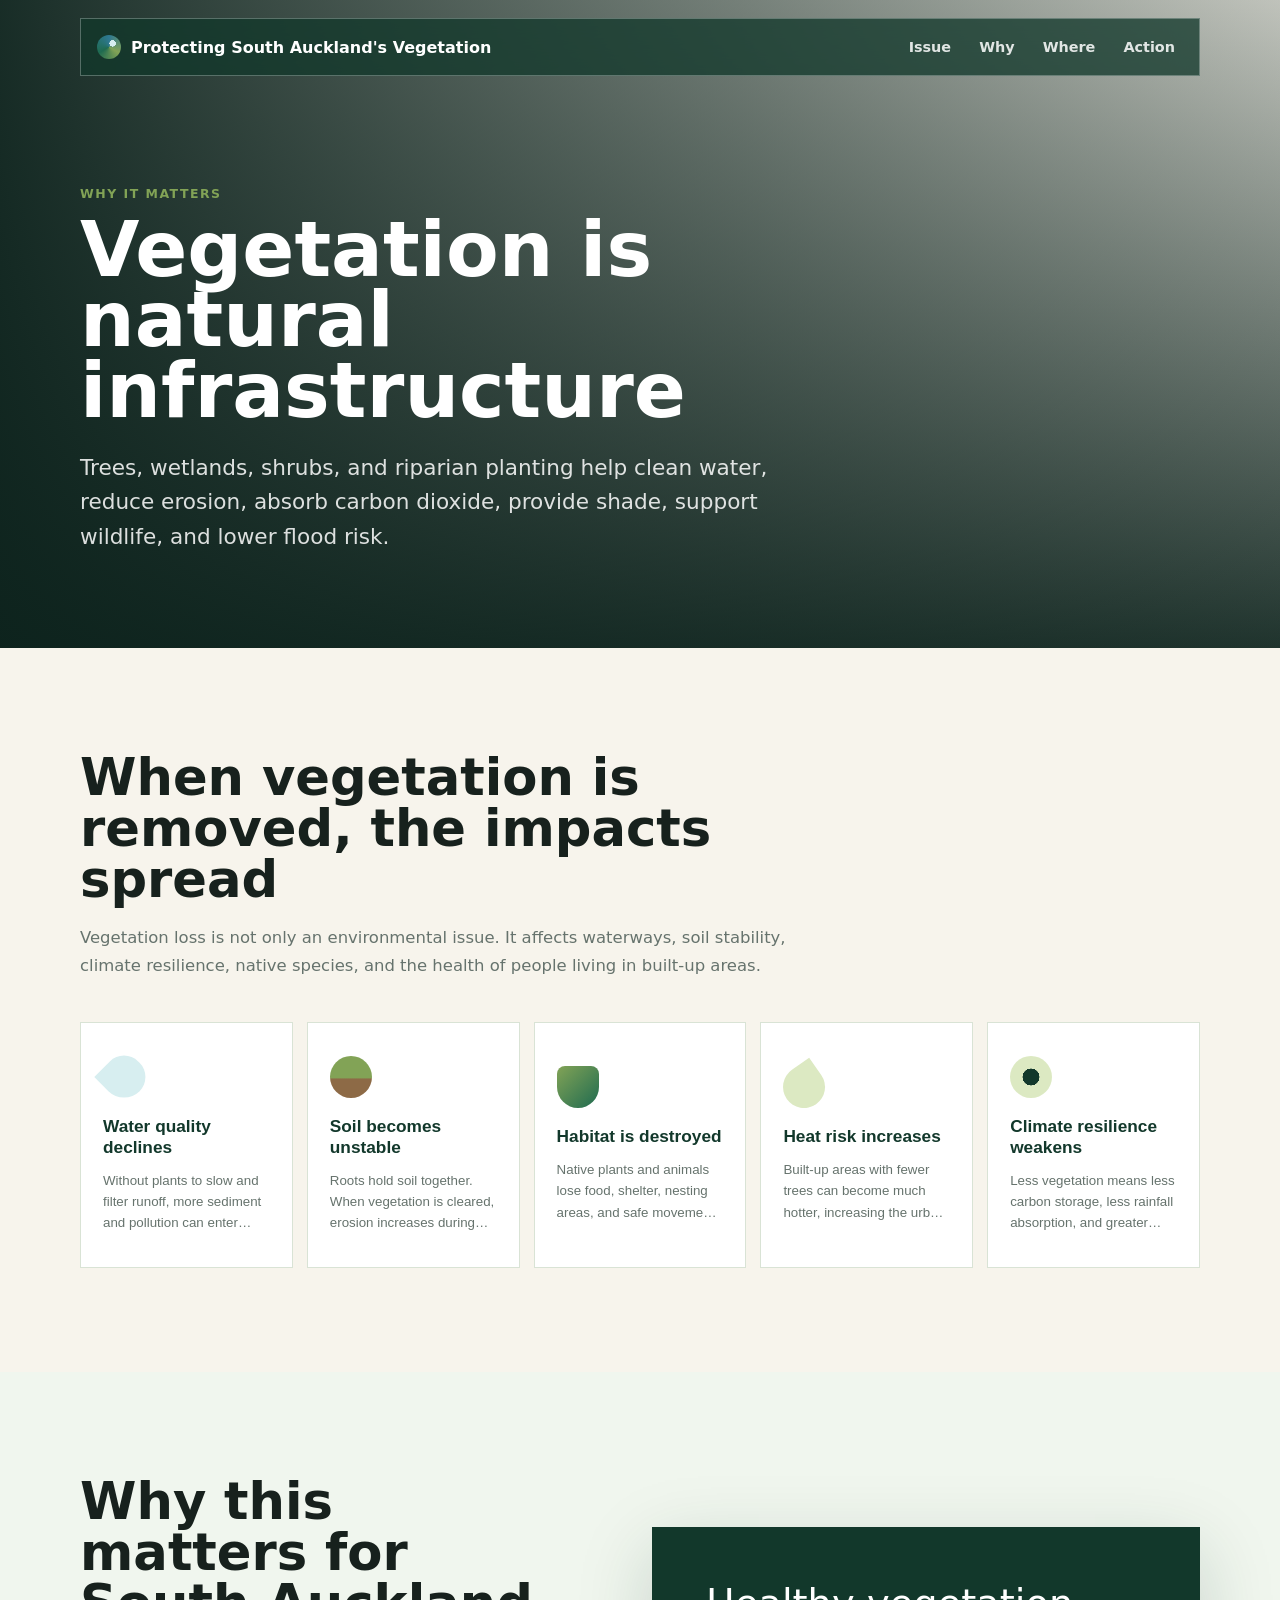
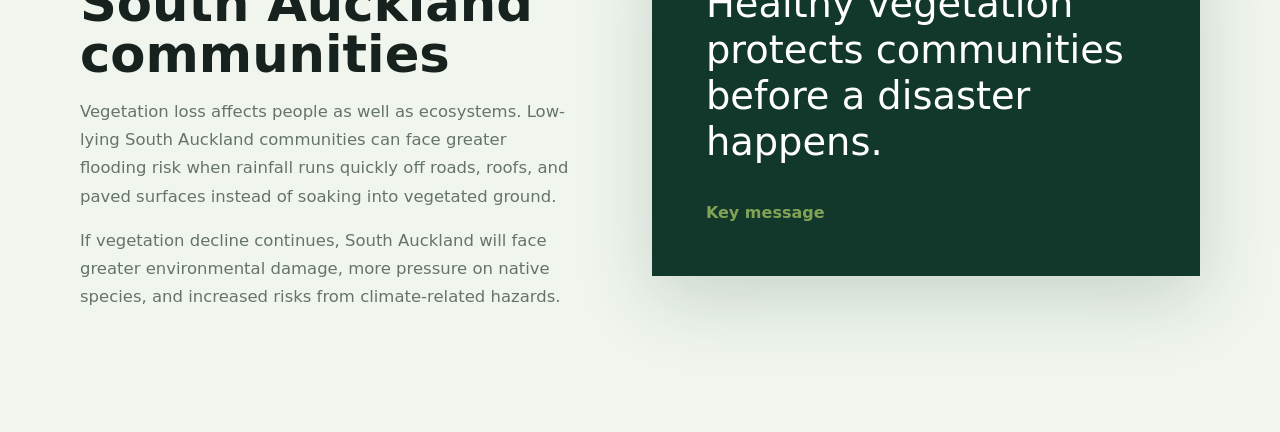
<file: why-it-matters.html>
<!DOCTYPE html>
<html lang="en">
  <head>
    <meta charset="UTF-8" />
    <meta name="viewport" content="width=device-width, initial-scale=1.0" />
    <title>Why It Matters | Protecting South Auckland's Vegetation</title>
    <link rel="stylesheet" href="styles.css" />
  </head>
  <body>
    <header class="site-header" aria-label="Main navigation">
      <a class="brand" href="index.html">
        <span class="brand-mark" aria-hidden="true"></span>
        <span>Protecting South Auckland's Vegetation</span>
      </a>
      <nav>
        <a href="issue.html">Issue</a>
        <a href="why-it-matters.html">Why</a>
        <a href="where.html">Where</a>
        <a href="taking-action.html">Action</a>
      </nav>
    </header>

    <main>
      <section class="page-hero matter-hero">
        <div class="page-hero-media"></div>
        <div class="page-hero-content reveal">
          <p class="kicker">Why it matters</p>
          <h1>Vegetation is natural infrastructure</h1>
          <p>
            Trees, wetlands, shrubs, and riparian planting help clean water, reduce
            erosion, absorb carbon dioxide, provide shade, support wildlife, and
            lower flood risk.
          </p>
        </div>
      </section>

      <section class="section">
        <div class="section-heading reveal">
          <h2>When vegetation is removed, the impacts spread</h2>
          <p>
            Vegetation loss is not only an environmental issue. It affects
            waterways, soil stability, climate resilience, native species, and the
            health of people living in built-up areas.
          </p>
        </div>
        <div class="impact-grid">
          <button class="impact-card reveal" aria-expanded="false">
            <span class="impact-icon water"></span>
            <strong>Water quality declines</strong>
            <p>Without plants to slow and filter runoff, more sediment and pollution can enter streams, creeks, and harbours.</p>
          </button>
          <button class="impact-card reveal" aria-expanded="false">
            <span class="impact-icon erosion"></span>
            <strong>Soil becomes unstable</strong>
            <p>Roots hold soil together. When vegetation is cleared, erosion increases during heavy rain and land becomes more vulnerable.</p>
          </button>
          <button class="impact-card reveal" aria-expanded="false">
            <span class="impact-icon habitat"></span>
            <strong>Habitat is destroyed</strong>
            <p>Native plants and animals lose food, shelter, nesting areas, and safe movement corridors.</p>
          </button>
          <button class="impact-card reveal" aria-expanded="false">
            <span class="impact-icon leaf"></span>
            <strong>Heat risk increases</strong>
            <p>Built-up areas with fewer trees can become much hotter, increasing the urban heat island effect.</p>
          </button>
          <button class="impact-card reveal" aria-expanded="false">
            <span class="impact-icon carbon"></span>
            <strong>Climate resilience weakens</strong>
            <p>Less vegetation means less carbon storage, less rainfall absorption, and greater flood pressure in low-lying areas.</p>
          </button>
        </div>
      </section>

      <section class="section split personal">
        <div class="section-copy reveal">
          <h2>Why this matters for South Auckland communities</h2>
          <p>
            Vegetation loss affects people as well as ecosystems. Low-lying South
            Auckland communities can face greater flooding risk when rainfall runs
            quickly off roads, roofs, and paved surfaces instead of soaking into
            vegetated ground.
          </p>
          <p>
            If vegetation decline continues, South Auckland will face greater
            environmental damage, more pressure on native species, and increased
            risks from climate-related hazards.
          </p>
        </div>
        <div class="quote-card reveal">
          <p>
            Healthy vegetation protects communities before a disaster happens.
          </p>
          <span>Key message</span>
        </div>
      </section>
    </main>

    <script src="script.js"></script>
  </body>
</html>
</file>
<file: styles.css>
:root {
  color-scheme: light;
  --forest: #12382b;
  --canopy: #1f6b50;
  --moss: #82a356;
  --fern: #dce9c2;
  --water: #2e7891;
  --sky: #d7eef0;
  --earth: #8d6a46;
  --soil: #31281f;
  --paper: #f7f4ec;
  --white: #ffffff;
  --ink: #17211d;
  --muted: #66736d;
  --shadow: 0 22px 70px rgba(18, 56, 43, 0.18);
}

* {
  box-sizing: border-box;
}

html {
  scroll-behavior: smooth;
}

body {
  margin: 0;
  font-family: Inter, ui-sans-serif, system-ui, -apple-system, BlinkMacSystemFont, "Segoe UI", sans-serif;
  color: var(--ink);
  background: var(--paper);
}

img {
  display: block;
  width: 100%;
}

a {
  color: inherit;
}

.site-header {
  position: fixed;
  z-index: 20;
  top: 18px;
  left: 50%;
  display: flex;
  width: min(1120px, calc(100% - 28px));
  align-items: center;
  justify-content: space-between;
  padding: 10px 12px 10px 16px;
  border: 1px solid rgba(255, 255, 255, 0.28);
  background: rgba(18, 56, 43, 0.76);
  color: var(--white);
  backdrop-filter: blur(18px);
  transform: translateX(-50%);
}

.brand {
  display: inline-flex;
  align-items: center;
  gap: 10px;
  font-weight: 800;
  text-decoration: none;
}

.brand-mark {
  width: 24px;
  height: 24px;
  border-radius: 50%;
  background:
    radial-gradient(circle at 65% 35%, var(--sky) 0 14%, transparent 15%),
    conic-gradient(from 120deg, var(--moss), var(--canopy), var(--water), var(--moss));
}

nav {
  display: flex;
  gap: 4px;
}

nav a {
  padding: 10px 12px;
  color: rgba(255, 255, 255, 0.86);
  font-size: 0.9rem;
  font-weight: 700;
  text-decoration: none;
}

nav a:hover {
  color: var(--white);
}

.hero {
  position: relative;
  min-height: 100vh;
  overflow: hidden;
  display: grid;
  align-items: end;
  padding: 130px max(22px, calc((100vw - 1120px) / 2)) 44px;
  color: var(--white);
}

.hero-media,
.final-cta::before {
  position: absolute;
  inset: 0;
  background-image:
    linear-gradient(110deg, rgba(12, 34, 28, 0.15), rgba(12, 34, 28, 0.12)),
    url("https://commons.wikimedia.org/wiki/Special:FilePath/Aerial%20view%20of%20Weymouth%20and%20Wattle%20Downs%2C%20Auckland%2C%20under%20cloudy%20sky.jpg");
  background-size: cover;
  background-position: center;
  transform: scale(1.03);
}

.hero-overlay {
  position: absolute;
  inset: 0;
  background:
    linear-gradient(90deg, rgba(12, 34, 28, 0.92), rgba(12, 34, 28, 0.58) 46%, rgba(12, 34, 28, 0.1)),
    linear-gradient(0deg, rgba(12, 34, 28, 0.96), rgba(12, 34, 28, 0.05) 58%);
}

.hero-content {
  position: relative;
  z-index: 2;
  width: min(760px, 100%);
  padding-bottom: 176px;
}

.kicker {
  margin: 0 0 14px;
  color: var(--moss);
  font-size: 0.78rem;
  font-weight: 900;
  letter-spacing: 0.12em;
  text-transform: uppercase;
}

h1,
h2,
h3,
p {
  margin-top: 0;
}

h1 {
  max-width: 760px;
  margin-bottom: 22px;
  font-size: clamp(3.2rem, 7vw, 6.8rem);
  line-height: 0.92;
  letter-spacing: 0;
}

h2 {
  margin-bottom: 18px;
  font-size: clamp(2.1rem, 4vw, 4rem);
  line-height: 1;
  letter-spacing: 0;
}

h3 {
  margin-bottom: 10px;
  font-size: 1.35rem;
  line-height: 1.15;
}

.subtitle {
  max-width: 680px;
  color: rgba(255, 255, 255, 0.86);
  font-size: clamp(1.08rem, 2.1vw, 1.38rem);
  line-height: 1.55;
}

.hero-actions,
.hero-stats,
.help-grid,
.solution-grid,
.voice-grid,
.impact-grid,
.fact-grid {
  display: grid;
  gap: 14px;
}

.hero-actions {
  grid-template-columns: repeat(2, max-content);
  margin-top: 32px;
}

.button {
  display: inline-flex;
  min-height: 48px;
  align-items: center;
  justify-content: center;
  padding: 0 20px;
  border: 1px solid rgba(255, 255, 255, 0.28);
  font-weight: 900;
  text-decoration: none;
}

.button.primary {
  border-color: var(--fern);
  background: var(--fern);
  color: var(--forest);
}

.button.secondary {
  color: var(--white);
}

.hero-stats {
  position: absolute;
  z-index: 2;
  right: max(22px, calc((100vw - 1120px) / 2));
  bottom: 44px;
  left: max(22px, calc((100vw - 1120px) / 2));
  grid-template-columns: repeat(3, 1fr);
}

.hero-stats article {
  min-height: 128px;
  padding: 20px;
  border: 1px solid rgba(255, 255, 255, 0.2);
  background: rgba(255, 255, 255, 0.11);
  backdrop-filter: blur(16px);
}

.hero-stats strong {
  display: block;
  margin-bottom: 8px;
  font-size: clamp(2rem, 4vw, 3.4rem);
  line-height: 1;
}

.hero-stats span {
  color: rgba(255, 255, 255, 0.82);
  font-size: 0.92rem;
  line-height: 1.4;
}

.scroll-cue {
  position: absolute;
  z-index: 3;
  right: 26px;
  bottom: 48%;
  width: 24px;
  height: 42px;
  border: 2px solid rgba(255, 255, 255, 0.6);
  border-radius: 99px;
}

.scroll-cue::after {
  content: "";
  position: absolute;
  top: 8px;
  left: 50%;
  width: 4px;
  height: 8px;
  border-radius: 99px;
  background: var(--white);
  transform: translateX(-50%);
  animation: scrollDot 1.8s ease-in-out infinite;
}

.section {
  padding: 104px max(22px, calc((100vw - 1120px) / 2));
}

.page-hero {
  position: relative;
  display: grid;
  min-height: 72vh;
  align-items: end;
  overflow: hidden;
  padding: 150px max(22px, calc((100vw - 1120px) / 2)) 72px;
  color: var(--white);
}

.page-hero::after {
  content: "";
  position: absolute;
  inset: 0;
  background:
    linear-gradient(90deg, rgba(12, 34, 28, 0.94), rgba(12, 34, 28, 0.5) 58%, rgba(12, 34, 28, 0.15)),
    linear-gradient(0deg, rgba(12, 34, 28, 0.9), rgba(12, 34, 28, 0.1));
}

.page-hero-media {
  position: absolute;
  inset: 0;
  background-image: url("https://commons.wikimedia.org/wiki/Special:FilePath/Aerial%20view%20of%20Weymouth%20and%20Wattle%20Downs%2C%20Auckland%2C%20under%20cloudy%20sky.jpg");
  background-position: center;
  background-size: cover;
  transform: scale(1.03);
}

.matter-hero .page-hero-media {
  background-image: url("https://images.unsplash.com/photo-1500534314209-a25ddb2bd429?auto=format&fit=crop&w=1800&q=82");
}

.where-hero .page-hero-media {
  background-image: url("https://commons.wikimedia.org/wiki/Special:FilePath/Aerial%20view%20of%20Weymouth%20and%20Wattle%20Downs%2C%20Auckland%2C%20under%20cloudy%20sky.jpg");
}

.impacts-hero .page-hero-media,
.voices-hero .page-hero-media {
  background-image: url("https://images.unsplash.com/photo-1448375240586-882707db888b?auto=format&fit=crop&w=1800&q=82");
}

.action-hero .page-hero-media,
.restoration-hero .page-hero-media,
.help-hero .page-hero-media {
  background-image: url("https://images.unsplash.com/photo-1464226184884-fa280b87c399?auto=format&fit=crop&w=1800&q=82");
}

.solutions-hero .page-hero-media,
.references-hero .page-hero-media {
  background-image: url("https://images.unsplash.com/photo-1425913397330-cf8af2ff40a1?auto=format&fit=crop&w=1800&q=82");
}

.page-hero-content {
  position: relative;
  z-index: 2;
  width: min(840px, 100%);
}

.page-hero h1 {
  max-width: 900px;
  margin-bottom: 24px;
  font-size: clamp(3rem, 6vw, 6rem);
}

.page-hero p:not(.kicker) {
  max-width: 760px;
  color: rgba(255, 255, 255, 0.85);
  font-size: clamp(1.1rem, 2vw, 1.35rem);
  line-height: 1.6;
}

.topic-menu {
  background: #edf4f1;
}

.topic-grid {
  display: grid;
  grid-template-columns: repeat(2, 1fr);
  gap: 16px;
}

.topic-card {
  position: relative;
  min-height: 230px;
  padding: 28px;
  border: 1px solid #d9e3d5;
  background: var(--white);
  color: var(--ink);
  text-decoration: none;
  transition: transform 180ms ease, box-shadow 180ms ease, border-color 180ms ease;
}

.topic-card:hover {
  border-color: var(--canopy);
  box-shadow: var(--shadow);
  transform: translateY(-4px);
}

.topic-card span {
  display: inline-flex;
  width: 46px;
  height: 46px;
  align-items: center;
  justify-content: center;
  margin-bottom: 28px;
  border-radius: 50%;
  background: var(--forest);
  color: var(--fern);
  font-weight: 950;
}

.topic-card h3 {
  font-size: 1.45rem;
}

.topic-card p {
  max-width: 520px;
  color: var(--muted);
  line-height: 1.65;
}

.evidence-panel {
  display: grid;
  gap: 14px;
}

.evidence-panel article {
  padding: 28px;
  background: var(--white);
  border-left: 6px solid var(--canopy);
}

.callout-section {
  padding-top: 0;
  background: var(--paper);
}

.callout {
  display: grid;
  grid-template-columns: 1fr max-content;
  gap: 24px;
  align-items: center;
  padding: clamp(28px, 5vw, 48px);
  background: var(--forest);
  color: var(--white);
}

.callout p {
  margin: 0;
  font-size: clamp(1.35rem, 2.8vw, 2.2rem);
  line-height: 1.25;
}

.compact-story,
.compact-story .story-step {
  min-height: 72vh;
}

.split {
  display: grid;
  grid-template-columns: minmax(0, 0.95fr) minmax(320px, 1.05fr);
  gap: clamp(34px, 6vw, 76px);
  align-items: center;
}

.section-copy p,
.section-heading p,
.place-panel p,
.timeline-item p,
.solution-card p,
.help-card p,
.voice-card p,
.story-step p,
.acknowledgement {
  color: var(--muted);
  font-size: 1.03rem;
  line-height: 1.7;
}

.pressure-panel,
.map-card,
.place-panel,
.quote-card,
.species-list {
  box-shadow: var(--shadow);
}

.comparison {
  display: grid;
  min-height: 380px;
  grid-template-columns: 1fr 1fr;
  overflow: hidden;
}

.before,
.after {
  position: relative;
  display: grid;
  align-items: end;
  padding: 18px;
  color: var(--white);
  font-weight: 900;
}

.before {
  background:
    radial-gradient(circle at 20% 30%, #4e8a44 0 11%, transparent 12%),
    radial-gradient(circle at 70% 22%, #2f6b3c 0 16%, transparent 17%),
    radial-gradient(circle at 55% 68%, #78a654 0 20%, transparent 21%),
    linear-gradient(135deg, #183d2e, #589052);
}

.after {
  background:
    linear-gradient(90deg, transparent 46%, rgba(255,255,255,0.74) 47% 51%, transparent 52%),
    linear-gradient(15deg, transparent 35%, rgba(255,255,255,0.72) 36% 40%, transparent 41%),
    repeating-linear-gradient(0deg, #b99a73 0 22px, #d1c3a6 23px 42px);
}

.fact-grid {
  grid-template-columns: repeat(2, 1fr);
  margin-top: 14px;
}

.fact-grid article {
  padding: 20px;
  background: var(--white);
}

.fact-number {
  display: block;
  margin-bottom: 8px;
  color: var(--canopy);
  font-size: 2rem;
  font-weight: 950;
}

.map-section {
  background: #e4eddf;
}

.section-heading {
  width: min(760px, 100%);
  margin-bottom: 42px;
}

.map-layout {
  display: grid;
  grid-template-columns: minmax(0, 1.25fr) minmax(300px, 0.75fr);
  gap: 24px;
  align-items: stretch;
}

.map-card,
.place-panel {
  background: var(--white);
}

.map-card {
  padding: 18px;
}

.map-surface {
  position: relative;
  min-height: 560px;
  overflow: hidden;
  background:
    radial-gradient(circle at 44% 30%, rgba(31, 107, 80, 0.7) 0 8%, transparent 9%),
    radial-gradient(circle at 36% 72%, rgba(31, 107, 80, 0.64) 0 12%, transparent 13%),
    radial-gradient(circle at 64% 58%, rgba(130, 163, 86, 0.72) 0 9%, transparent 10%),
    linear-gradient(135deg, #dae4c7 0 35%, #c6d7b5 36% 55%, #d9c29d 56% 100%);
}

.map-surface::before {
  content: "";
  position: absolute;
  inset: 0;
  background-image:
    linear-gradient(30deg, transparent 48%, rgba(255,255,255,0.55) 49% 51%, transparent 52%),
    linear-gradient(120deg, transparent 44%, rgba(255,255,255,0.42) 45% 47%, transparent 48%);
  opacity: 0.75;
}

.waterway,
.road {
  position: absolute;
  border-radius: 999px;
  transform-origin: center;
}

.waterway {
  width: 78%;
  height: 14px;
  background: rgba(46, 120, 145, 0.58);
}

.waterway-one {
  top: 35%;
  left: 8%;
  transform: rotate(28deg);
}

.waterway-two {
  top: 68%;
  left: 24%;
  transform: rotate(-18deg);
}

.road {
  width: 92%;
  height: 10px;
  background: rgba(49, 40, 31, 0.22);
}

.road-one {
  top: 50%;
  left: -8%;
  transform: rotate(65deg);
}

.road-two {
  top: 22%;
  left: 14%;
  transform: rotate(8deg);
}

.map-pin {
  position: absolute;
  z-index: 3;
  top: var(--y);
  left: var(--x);
  width: 22px;
  height: 22px;
  border: 3px solid var(--white);
  border-radius: 50%;
  background: var(--forest);
  box-shadow: 0 0 0 10px rgba(31, 107, 80, 0.18);
  cursor: pointer;
  transform: translate(-50%, -50%);
}

.map-pin.active {
  background: var(--water);
  box-shadow: 0 0 0 14px rgba(46, 120, 145, 0.22);
}

.place-panel {
  padding: 30px;
}

.place-panel dl {
  display: grid;
  gap: 14px;
  margin: 28px 0 0;
}

.place-panel div {
  border-top: 1px solid #d9e3d5;
  padding-top: 14px;
}

.place-panel dt {
  color: var(--canopy);
  font-size: 0.78rem;
  font-weight: 900;
  text-transform: uppercase;
}

.place-panel dd {
  margin: 6px 0 0;
  color: var(--ink);
}

.impact-grid {
  grid-template-columns: repeat(5, 1fr);
}

.impact-card,
.solution-card,
.help-card,
.voice-card {
  border: 1px solid #d9e3d5;
  background: var(--white);
}

.impact-card {
  min-height: 246px;
  padding: 22px;
  text-align: left;
  cursor: pointer;
}

.impact-card strong {
  display: block;
  margin-bottom: 12px;
  color: var(--forest);
  font-size: 1.08rem;
}

.impact-card p {
  display: -webkit-box;
  overflow: hidden;
  margin: 0;
  color: var(--muted);
  line-height: 1.6;
  -webkit-box-orient: vertical;
  -webkit-line-clamp: 3;
}

.impact-card[aria-expanded="true"] {
  border-color: var(--canopy);
  background: #eef5e8;
}

.impact-card[aria-expanded="true"] p {
  display: block;
}

.impact-icon {
  display: block;
  width: 42px;
  height: 42px;
  margin-bottom: 18px;
  border-radius: 50%;
  background: var(--fern);
}

.impact-icon.leaf {
  border-radius: 50% 0 50% 50%;
  transform: rotate(-35deg);
}

.impact-icon.water {
  border-radius: 50% 50% 55% 0;
  background: var(--sky);
  transform: rotate(45deg);
}

.impact-icon.carbon {
  background: radial-gradient(circle at center, var(--forest) 0 28%, var(--fern) 29%);
}

.impact-icon.habitat {
  border-radius: 8px 8px 50% 50%;
  background: linear-gradient(135deg, var(--moss), var(--canopy));
}

.impact-icon.erosion {
  background: linear-gradient(0deg, var(--earth) 0 46%, var(--moss) 47%);
}

.story-band {
  display: grid;
  min-height: 100vh;
  grid-template-columns: repeat(4, 1fr);
  background: var(--forest);
  color: var(--white);
}

.story-step {
  display: flex;
  min-height: 100vh;
  flex-direction: column;
  justify-content: flex-end;
  padding: 44px;
  border-right: 1px solid rgba(255,255,255,0.14);
  background:
    linear-gradient(0deg, rgba(18, 56, 43, 0.95), rgba(18, 56, 43, 0.24)),
    url("https://images.unsplash.com/photo-1448375240586-882707db888b?auto=format&fit=crop&w=900&q=80");
  background-size: cover;
  background-position: center;
}

.story-step:nth-child(2) {
  background-image:
    linear-gradient(0deg, rgba(18, 56, 43, 0.96), rgba(18, 56, 43, 0.3)),
    url("https://images.unsplash.com/photo-1494526585095-c41746248156?auto=format&fit=crop&w=900&q=80");
}

.story-step:nth-child(3) {
  background-image:
    linear-gradient(0deg, rgba(18, 56, 43, 0.96), rgba(18, 56, 43, 0.3)),
    url("https://images.unsplash.com/photo-1500534314209-a25ddb2bd429?auto=format&fit=crop&w=900&q=80");
}

.story-step:nth-child(4) {
  background-image:
    linear-gradient(0deg, rgba(18, 56, 43, 0.96), rgba(18, 56, 43, 0.3)),
    url("https://images.unsplash.com/photo-1513836279014-a89f7a76ae86?auto=format&fit=crop&w=900&q=80");
}

.story-step span {
  color: var(--moss);
  font-size: 0.86rem;
  font-weight: 950;
}

.story-step p {
  color: rgba(255,255,255,0.78);
}

.personal {
  background: #f0f6ee;
}

.quote-card {
  padding: clamp(30px, 5vw, 54px);
  background: var(--forest);
  color: var(--white);
}

.quote-card p {
  font-size: clamp(1.5rem, 3vw, 2.45rem);
  line-height: 1.2;
}

.quote-card span {
  color: var(--moss);
  font-weight: 900;
}

.action-section {
  background: var(--white);
}

.timeline {
  position: relative;
  display: grid;
  gap: 18px;
}

.restoration-button {
  display: grid;
  gap: 8px;
  margin: 0 0 34px;
  padding: 28px 32px;
  border: 3px solid transparent;
  border-radius: 18px;
  background: var(--forest);
  color: var(--white);
  text-decoration: none;
  box-shadow: var(--shadow);
  transition: border-color 180ms ease, transform 180ms ease, box-shadow 180ms ease;
}

.restoration-button:hover {
  border-color: #1662c9;
  box-shadow: 0 18px 48px rgba(18, 56, 43, 0.26);
  transform: translateY(-3px);
}

.restoration-button-label {
  color: #9fc9b1;
  font-size: 0.78rem;
  font-weight: 950;
  letter-spacing: 0.12em;
  text-transform: uppercase;
}

.restoration-button strong {
  font-size: clamp(1.6rem, 3vw, 2.6rem);
  line-height: 1;
}

.restoration-button-meta {
  color: rgba(255, 255, 255, 0.78);
  font-size: 1rem;
  font-weight: 700;
}

.timeline::before {
  content: "";
  position: absolute;
  top: 0;
  bottom: 0;
  left: 24px;
  width: 2px;
  background: #dbe5d7;
}

.timeline-item {
  position: relative;
  margin-left: 58px;
  padding: 24px;
  border: 1px solid #d9e3d5;
  background: #fbfdf8;
}

.timeline-item::before {
  content: "";
  position: absolute;
  top: 28px;
  left: -45px;
  width: 18px;
  height: 18px;
  border: 4px solid var(--paper);
  border-radius: 50%;
  background: var(--canopy);
}

.timeline-item span,
.help-card span {
  color: var(--water);
  font-size: 0.78rem;
  font-weight: 950;
  letter-spacing: 0.1em;
  text-transform: uppercase;
}

.restoration {
  background: #e8efe5;
}

.planting-summary {
  display: grid;
  grid-template-columns: repeat(4, 1fr);
  gap: 28px;
  margin-bottom: 86px;
  padding: clamp(28px, 5vw, 46px);
  border-radius: 28px;
  background: linear-gradient(135deg, #12382b, #256246);
  color: var(--white);
  box-shadow: var(--shadow);
}

.planting-summary article {
  display: grid;
  grid-template-columns: 42px 1fr;
  gap: 16px;
  align-items: start;
}

.summary-icon {
  display: inline-flex;
  width: 34px;
  height: 34px;
  align-items: center;
  justify-content: center;
  border: 2px solid #5ac08a;
  border-radius: 50%;
  color: #83d8a7;
  font-size: 1.1rem;
  font-weight: 900;
}

.planting-summary p {
  margin: 0 0 8px;
  color: rgba(255, 255, 255, 0.62);
  font-size: 0.82rem;
  font-weight: 950;
  letter-spacing: 0.12em;
  text-transform: uppercase;
}

.planting-summary strong {
  display: block;
  font-size: 1.25rem;
  line-height: 1.3;
}

.centered {
  width: 100%;
  margin-right: auto;
  margin-left: auto;
  text-align: center;
}

.centered h2 {
  font-family: Georgia, "Times New Roman", serif;
  font-size: clamp(2.2rem, 4vw, 3.8rem);
  font-weight: 500;
}

.gallery {
  display: grid;
  grid-template-columns: 1.35fr 0.65fr;
  gap: 24px;
  align-items: stretch;
}

.gallery-large {
  margin: 0;
  background: var(--white);
  box-shadow: var(--shadow);
}

.gallery-large img {
  height: 520px;
  object-fit: cover;
}

figcaption {
  padding: 18px 20px;
  color: var(--muted);
  line-height: 1.55;
}

.species-list {
  padding: 28px;
  background: var(--forest);
  color: var(--white);
}

.species-list ul {
  display: grid;
  gap: 14px;
  padding-left: 20px;
  color: rgba(255,255,255,0.82);
  line-height: 1.6;
}

.species-card-grid {
  display: grid;
  grid-template-columns: repeat(3, 1fr);
  gap: 22px;
}

.species-card {
  overflow: hidden;
  border: 1px solid #bdd7b8;
  border-radius: 18px;
  background: var(--white);
  box-shadow: 0 12px 34px rgba(18, 56, 43, 0.08);
}

.species-card img {
  height: 270px;
  object-fit: cover;
}

.species-card div {
  padding: 28px;
}

.species-card h3 {
  margin-bottom: 8px;
  font-family: Georgia, "Times New Roman", serif;
  font-size: 1.6rem;
  font-weight: 500;
}

.species-card em {
  display: block;
  margin-bottom: 18px;
  color: #5f7653;
  font-size: 1.08rem;
}

.species-card span {
  display: inline-flex;
  max-width: 100%;
  margin-bottom: 22px;
  padding: 7px 14px;
  border-radius: 999px;
  background: #d5f3dd;
  color: #1b684f;
  font-size: 0.94rem;
  font-weight: 900;
  line-height: 1.25;
}

.species-card p {
  margin: 0;
  color: #617154;
  font-size: 1.02rem;
  line-height: 1.65;
}

.voices {
  background: var(--paper);
}

.voice-grid,
.solution-grid,
.help-grid {
  grid-template-columns: repeat(3, 1fr);
}

.voice-card,
.solution-card,
.help-card {
  padding: 26px;
}

.voice-card p {
  color: var(--ink);
  font-size: 1.18rem;
}

.voice-card span {
  color: var(--canopy);
  font-weight: 900;
}

.solutions {
  background: var(--forest);
  color: var(--white);
}

.solutions .section-heading p,
.solution-card p {
  color: rgba(255,255,255,0.74);
}

.solution-grid {
  grid-template-columns: repeat(4, 1fr);
}

.solution-card {
  min-height: 240px;
  border-color: rgba(255,255,255,0.14);
  background: rgba(255,255,255,0.08);
}

.help-section {
  background: #edf4f1;
}

.help-grid {
  grid-template-columns: repeat(4, 1fr);
}

.help-card {
  min-height: 260px;
  text-decoration: none;
  transition: transform 180ms ease, box-shadow 180ms ease;
}

.help-card:hover {
  box-shadow: var(--shadow);
  transform: translateY(-4px);
}

.final-cta {
  position: relative;
  display: grid;
  min-height: 72vh;
  align-items: end;
  overflow: hidden;
  padding: 90px max(22px, calc((100vw - 1120px) / 2));
  color: var(--white);
}

.final-cta::before {
  content: "";
  background-image:
    linear-gradient(0deg, rgba(18, 56, 43, 0.9), rgba(18, 56, 43, 0.1)),
    url("https://images.unsplash.com/photo-1425913397330-cf8af2ff40a1?auto=format&fit=crop&w=1800&q=82");
}

.final-content {
  position: relative;
  z-index: 2;
  width: min(820px, 100%);
}

.final-content h2 {
  font-size: clamp(2.4rem, 5vw, 5rem);
}

.references {
  background: var(--white);
}

.reference-list {
  display: grid;
  gap: 12px;
}

.reference-list a {
  padding: 16px 18px;
  border: 1px solid #d9e3d5;
  color: var(--forest);
  font-weight: 800;
  text-decoration: none;
}

.reference-list a:hover {
  border-color: var(--canopy);
  background: #f4f8f1;
}

.acknowledgement {
  margin: 28px 0 0;
}

.reveal {
  opacity: 0;
  transform: translateY(26px);
  transition: opacity 700ms ease, transform 700ms ease;
}

.reveal.visible {
  opacity: 1;
  transform: translateY(0);
}

@keyframes scrollDot {
  0% {
    opacity: 0;
    transform: translate(-50%, 0);
  }
  35% {
    opacity: 1;
  }
  100% {
    opacity: 0;
    transform: translate(-50%, 16px);
  }
}

@media (max-width: 960px) {
  .site-header {
    top: 10px;
  }

  nav {
    display: none;
  }

  .hero {
    min-height: 980px;
  }

  .hero-content {
    padding-bottom: 360px;
  }

  .hero-actions,
  .hero-stats,
  .split,
  .map-layout,
  .gallery,
  .voice-grid,
  .solution-grid,
  .help-grid,
  .impact-grid,
  .topic-grid,
  .callout,
  .planting-summary,
  .species-card-grid {
    grid-template-columns: 1fr;
  }

  .hero-stats {
    right: 22px;
    bottom: 28px;
    left: 22px;
  }

  .story-band {
    grid-template-columns: 1fr;
  }

  .story-step {
    min-height: 420px;
  }

  .planting-summary {
    margin-bottom: 60px;
  }
}

@media (max-width: 620px) {
.brand span:last-child {
    max-width: 250px;
    overflow: hidden;
    text-overflow: ellipsis;
    white-space: nowrap;
  }

  .hero {
    min-height: 1040px;
    padding-top: 110px;
  }

  .hero-actions {
    grid-template-columns: 1fr;
  }

  .button {
    width: 100%;
  }

  .hero-stats article {
    min-height: auto;
  }

  .section {
    padding-top: 76px;
    padding-bottom: 76px;
  }

  .page-hero {
    min-height: 620px;
    padding-top: 120px;
    padding-bottom: 56px;
  }

  .topic-card {
    min-height: 210px;
  }

  .restoration-button {
    padding: 24px;
  }

  .planting-summary {
    border-radius: 22px;
  }

  .planting-summary article {
    grid-template-columns: 36px 1fr;
  }

  .comparison,
  .map-surface {
    min-height: 380px;
  }

  .fact-grid {
    grid-template-columns: 1fr;
  }

  .gallery-large img {
    height: 340px;
  }

  .species-card img {
    height: 220px;
  }

  .species-card div {
    padding: 24px;
  }
}
</file>
